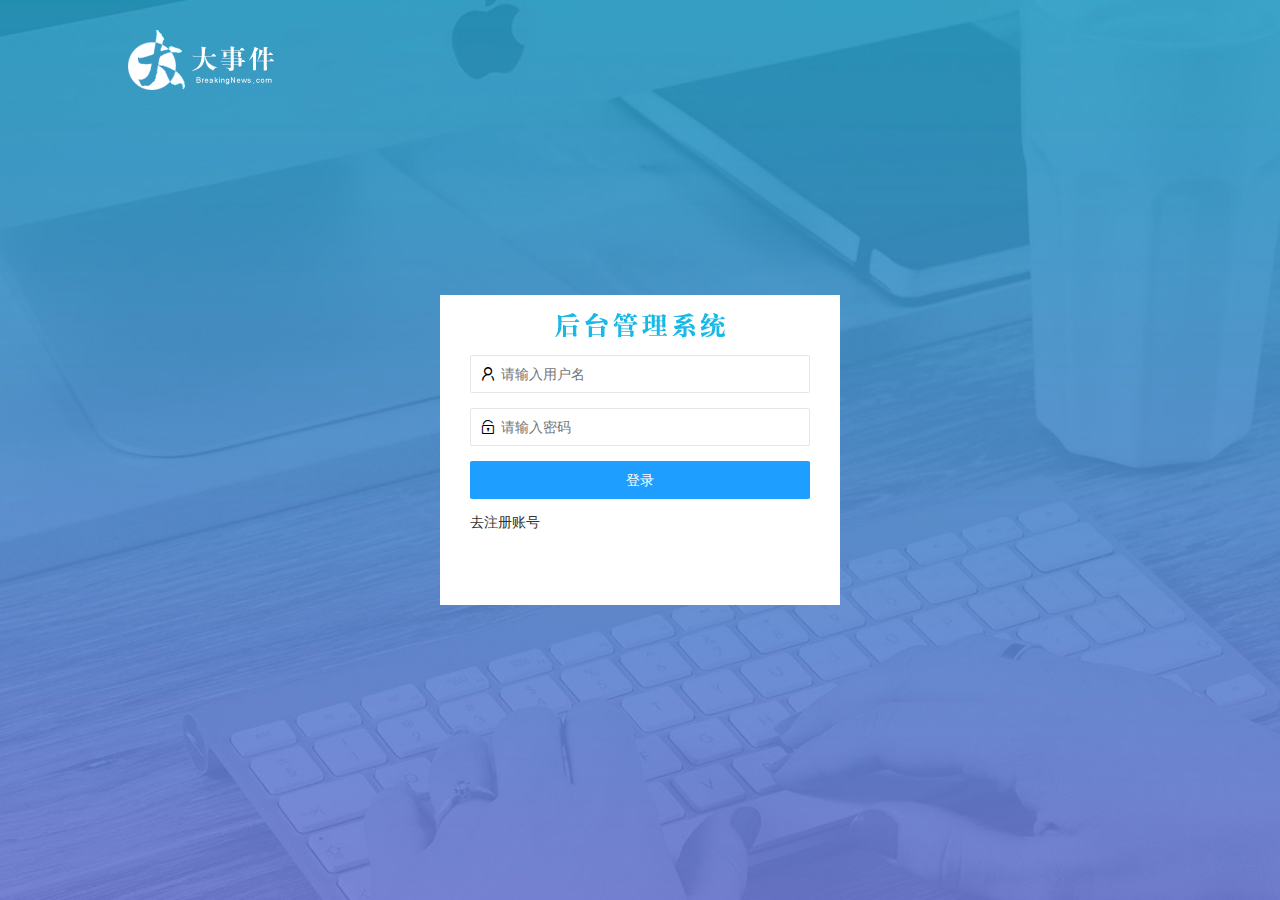
<file: login.html>
<!DOCTYPE html>
<html lang="en">

<head>
    <meta charset="UTF-8">
    <meta http-equiv="X-UA-Compatible" content="IE=edge">
    <meta name="viewport" content="width=device-width, initial-scale=1.0">
    <title>登录&注册</title>
    <link rel="stylesheet" href="assets/lib/layui/css/layui.css">
    <!-- 自定义css -->
    <link rel="stylesheet" href="assets/css/login.css">
</head>

<body>
    <!-- 头部LOGO区域 -->
    <div class="logo">
        <img src="assets/images/logo.png" alt="">
    </div>
    <!-- 登录注册区域 -->

    <div class="logginAndRegBox">
        <div class="title-box"></div>
        <!-- 登录的div -->
        <div class="login-box">
            <form class="layui-form" action="" id="form_login">
                <!-- 用户名 -->
                <div class="layui-form-item">
                    <i class="layui-icon layui-icon-username"></i>
                    <input type="text" name="username" required lay-verify="required" placeholder="请输入用户名"
                        autocomplete="off" class="layui-input">
                </div>
                <!-- 密码 -->
                <div class="layui-form-item">
                    <i class="layui-icon layui-icon-password"></i>
                    <input type="password" name="password" required lay-verify="required|regpwd" placeholder="请输入密码"
                        autocomplete="off" class="layui-input">
                </div>
                <!-- 登录按钮 -->
                <div class="layui-form-item">
                    <button lay-submit class="layui-btn layui-btn-normal layui-btn-fluid">登录</button>
                </div>
                <a href="###" id="link_reg">去注册账号</a>
            </form>

        </div>
        <!-- 注册的div -->
        <div class="reg-box">
            <form class="layui-form" action="" id="form_reg">
                <!-- 用户名 -->
                <div class="layui-form-item">
                    <i class="layui-icon layui-icon-username"></i>
                    <input type="text" name="username" required lay-verify="required" placeholder="请输入用户名"
                        autocomplete="off" class="layui-input">
                </div>
                <!-- 密码 -->
                <div class="layui-form-item">
                    <i class="layui-icon layui-icon-password"></i>
                    <input type="password" name="password" required lay-verify="required|regpwd" placeholder="请输入密码"
                        autocomplete="off" class="layui-input" id="password">
                </div>
                  <!-- 再次输入密码 -->     
                  <div class="layui-form-item">
                    <i class="layui-icon layui-icon-password"></i>
                    <input type="password" name="repassword" required lay-verify="required|username" placeholder="请再次输入密码"
                        autocomplete="off" class="layui-input">
                </div>
                <!-- 登录按钮 -->
                <div class="layui-form-item">
                    <button lay-submit class="layui-btn layui-btn-normal layui-btn-fluid">注册</button>
                </div>
                <a href="###" id="link_login">去登录</a>
            </form>
        </div>
    </div>
</body>
<!-- 导入支持 layui 的 js 文件 -->
<script src="assets/lib/layui/layui.all.js"></script>
<!--  -->
<script src="assets/js/baseAPI.js"></script>
<!-- 导入jquery -->
<script src="assets/lib/jquery.js"></script>
<!-- 导入自定义js -->
<script src="assets/js/login.js"></script>

</html>
</file>
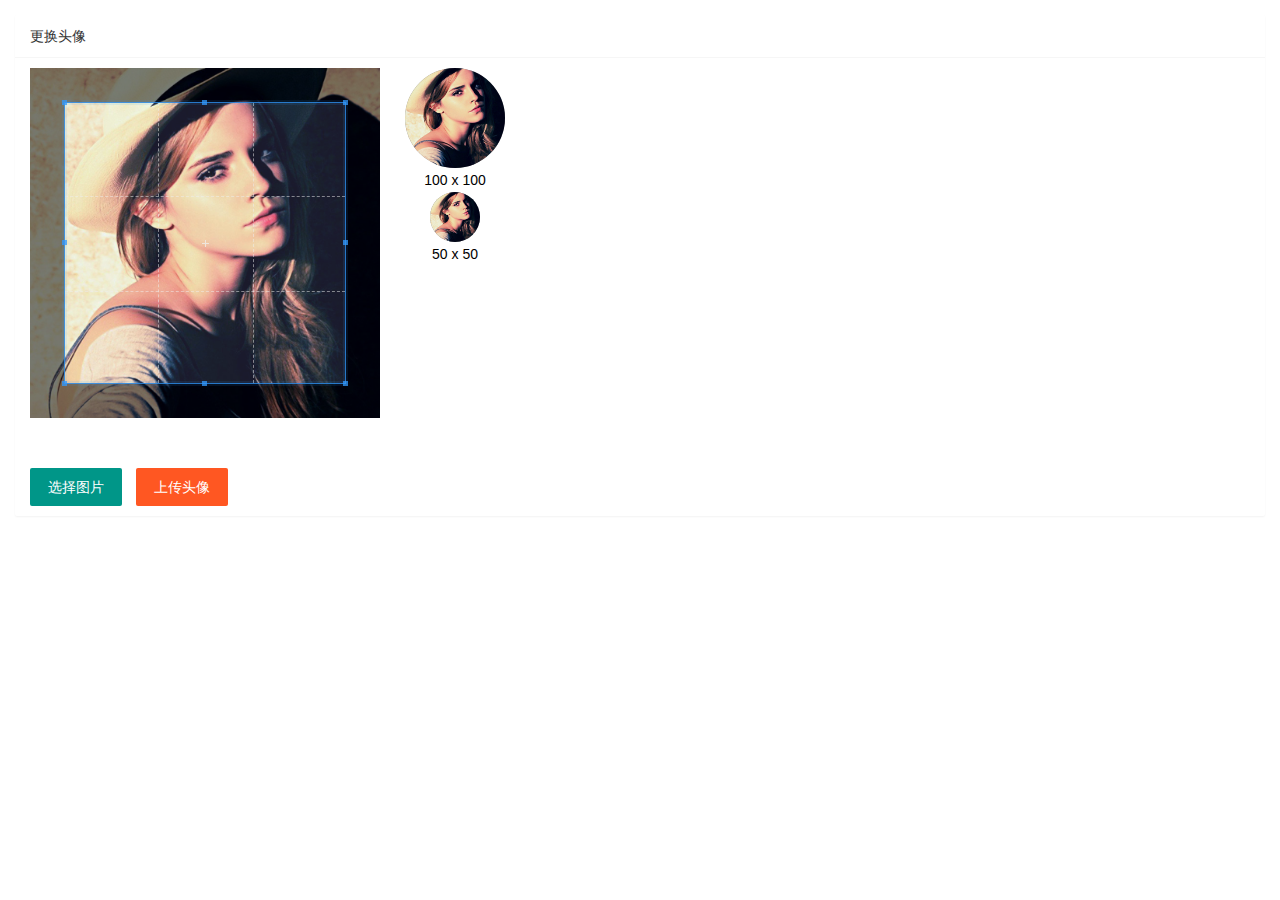
<file: conter/conter_avatar.html>
<!DOCTYPE html>
<html lang="en">

<head>
    <meta charset="UTF-8">
    <meta http-equiv="X-UA-Compatible" content="IE=edge">
    <meta name="viewport" content="width=device-width, initial-scale=1.0">
    <title>Document</title>
    <!-- 导入layui 的样式 -->
    <link rel="stylesheet" href="../assets/lib/layui/css/layui.css">
    <!-- 导入cropper -->
    <link rel="stylesheet" href="../assets/lib/cropper/cropper.css">
    <link rel="stylesheet" href="../assets/css/conter_avatar.css">
</head>

<body>
    <div class="layui-card">
        <div class="layui-card-header">更换头像</div>
        <div class="layui-card-body">
            <!-- 图片区域 -->
            <div class="row1">
                <!-- 图片裁剪区域 -->
                <div class="cropper-box">
                    <!-- 这是初始化裁剪区 -->
                    <img src="../assets/images/sample.jpg" id="image">

                </div>
                <!-- 图片预览区域 -->
                <div class="preview-box">
                    <!-- 100*100 -->
                    <div>
                        <div class="img-preview w100"></div>
                        <p class="size">100 x 100</p>
                    </div>
                     <!-- 50*50 -->
                     <div>
                        <div class="img-preview w50"></div>
                        <p class="size">50 x 50</p>
                    </div>
                </div>
            </div>
            <!-- 第一行按钮区域 -->
            <div class="row2">
                <input type="file" id="file" accept="image/png,image/jpg,image/jpeg">
                <button type="button" id="selectImg" class="layui-btn">选择图片</button>
                <button type="button" class="layui-btn  layui-btn-danger" id="btnUPload">上传头像</button>
            </div>

        </div>
    </div>
</body>
<!-- 导入支持 layui 的 js 文件 -->
<script src="../assets/lib/layui/layui.all.js"></script>
<!-- 导入JavaScript -->
<script src="../assets/lib/jquery.js"></script>
<!-- cropper -->
<script src="../assets/lib/cropper/Cropper.js"></script>
<script src="../assets/lib/cropper/jquery-cropper.js"></script>
<!-- 导入 baseAPI -->
<script src="../assets/js/baseAPI.js"></script>
<!-- 导入 conter.js -->
<script src="../assets/js/conter_avatar.js"></script>

</html>
</file>
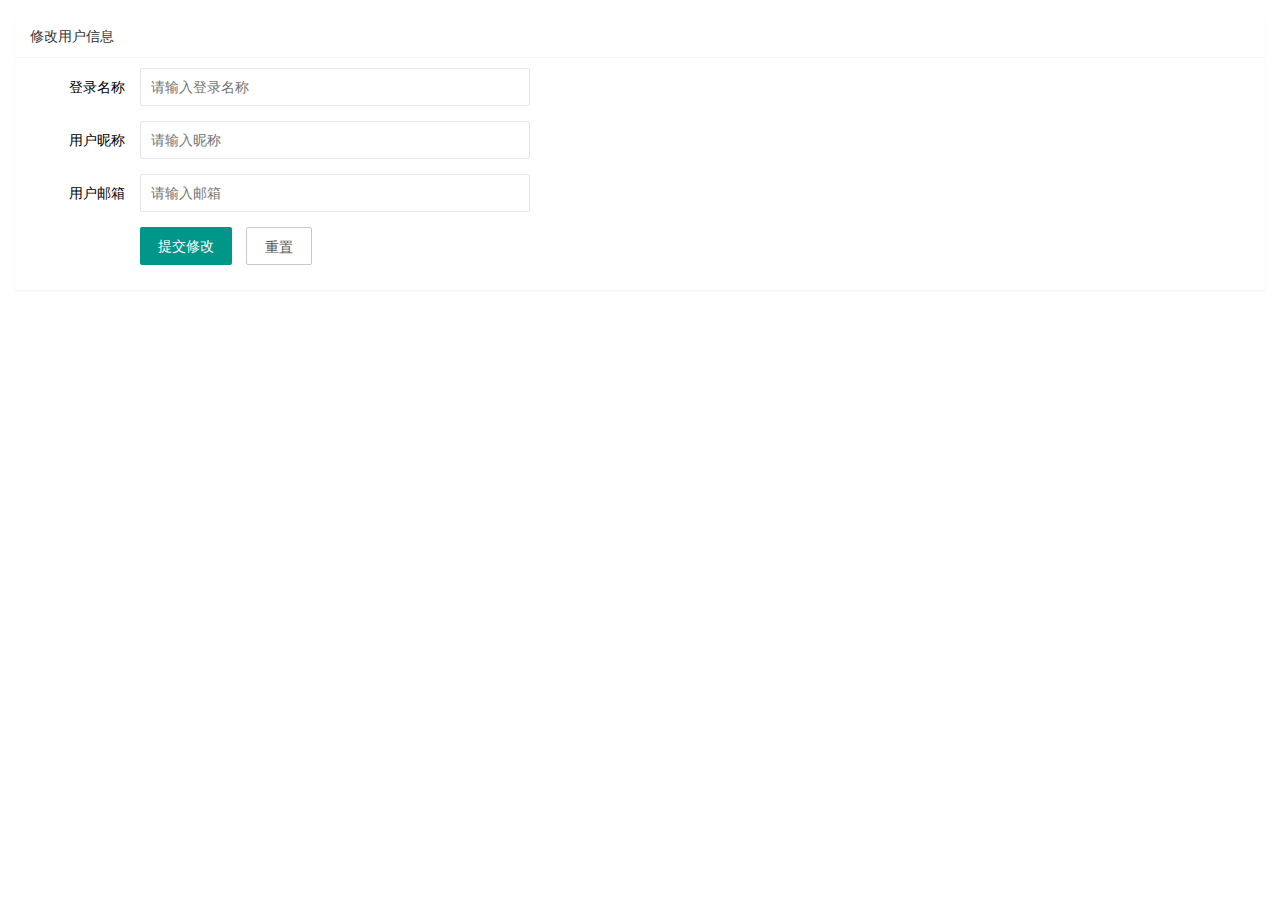
<file: conter/conter_info.html>
<!DOCTYPE html>
<html lang="en">

<head>
    <meta charset="UTF-8">
    <meta http-equiv="X-UA-Compatible" content="IE=edge">
    <meta name="viewport" content="width=device-width, initial-scale=1.0">
    <title>Document</title>
    <!-- 导入layui 的样式 -->
    <link rel="stylesheet" href="../assets/lib/layui/css/layui.css">
    <link rel="stylesheet" href="../assets/css/conter_info.css">
</head>

<body>
    <div class="layui-card">
        <div class="layui-card-header">修改用户信息</div>
        <div class="layui-card-body">
            <form class="layui-form" lay-filter="getUserIofo">
                <!-- 这里是隐藏域 存id -->
                <input type="hidden" name="id">
                <div class="layui-form-item">
                    <label class="layui-form-label">登录名称</label>
                    <div class="layui-input-block">
                        <input type="text" name="username" required lay-verify="required" placeholder="请输入登录名称"
                            autocomplete="off" class="layui-input">
                    </div>
                </div>
                <div class="layui-form-item">
                    <label class="layui-form-label">用户昵称</label>
                    <div class="layui-input-block">
                        <input type="text" name="nickname" required lay-verify="required|nickname" placeholder="请输入昵称"
                            autocomplete="off" class="layui-input">
                    </div>
                </div>
                <div class="layui-form-item">
                    <label class="layui-form-label">用户邮箱</label>
                    <div class="layui-input-block">
                        <input type="text" name="email" required lay-verify="required|email" placeholder="请输入邮箱"
                            autocomplete="off" class="layui-input">
                    </div>
                </div>
                <div class="layui-form-item">
                    <div class="layui-input-block">
                        <button class="layui-btn" lay-submit lay-filter="formDemo">提交修改</button>
                        <button type="reset" class="layui-btn layui-btn-primary" id="reset">重置</button>
                    </div>
                </div>
            </form>
        </div>
    </div>
</body>
<!-- 导入支持 layui 的 js 文件 -->
<script src="../assets/lib/layui/layui.all.js"></script>
<!-- 导入JavaScript -->
<script src="../assets/lib/jquery.js"></script>
<!-- 导入 baseAPI -->
<script src="../assets/js/baseAPI.js"></script>
<!-- 导入 conter.js -->
<script src="../assets/js/conter.js"></script>

</html>
</file>
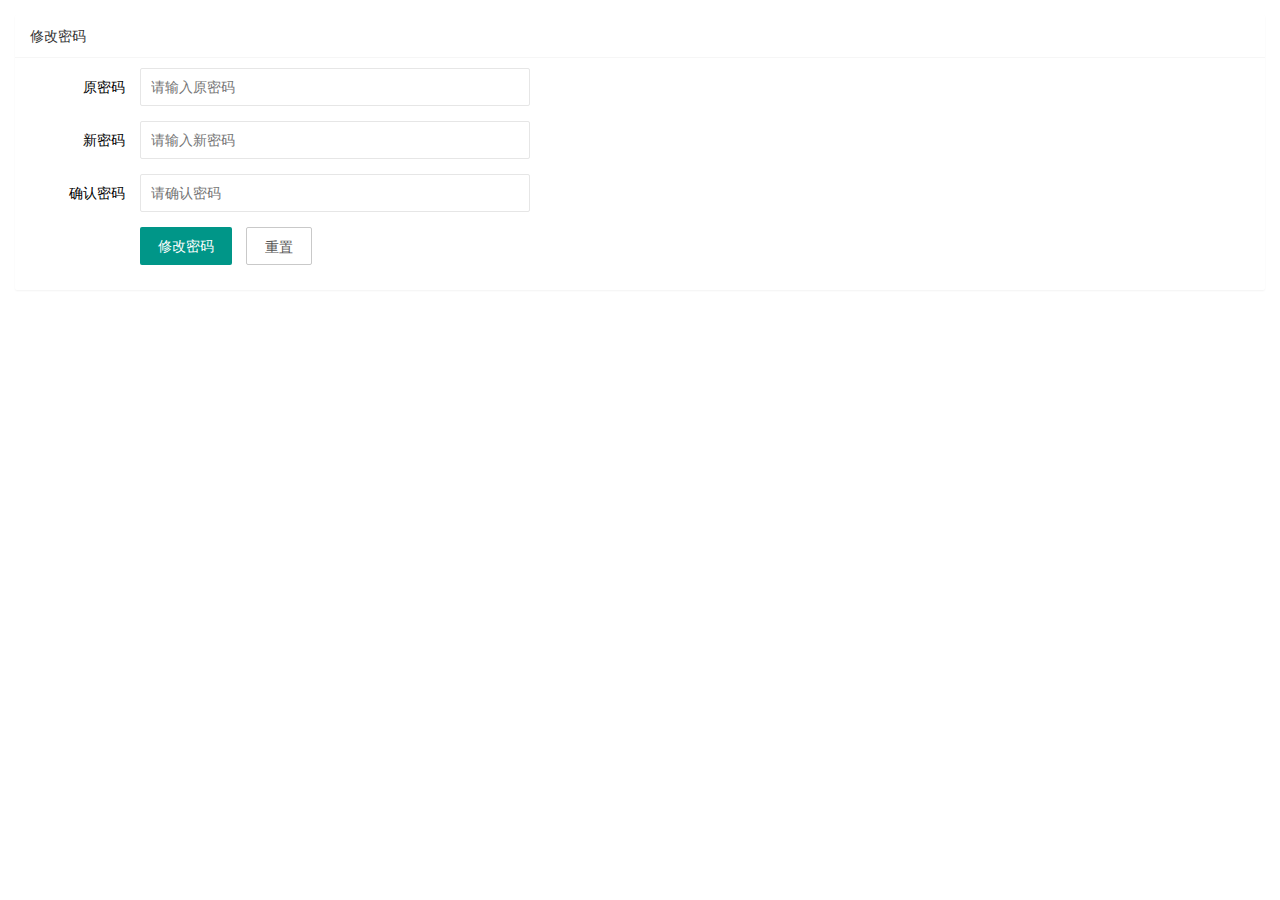
<file: conter/conter_pwd.html>
<!DOCTYPE html>
<html lang="en">

<head>
    <meta charset="UTF-8">
    <meta http-equiv="X-UA-Compatible" content="IE=edge">
    <meta name="viewport" content="width=device-width, initial-scale=1.0">
    <title>Document</title>
    <!-- 导入layui 的样式 -->
    <link rel="stylesheet" href="../assets/lib/layui/css/layui.css">
    <link rel="stylesheet" href="../assets/css/conter_pwd.css">
</head>

<body>
    <div class="layui-card">
        <div class="layui-card-header">修改密码</div>
        <div class="layui-card-body">
            <form class="layui-form" lay-filter="getUserIofo">
              
                <div class="layui-form-item">
                    <label class="layui-form-label">原密码</label>
                    <div class="layui-input-block">
                        <input type="password" name="old_pwd" required lay-verify="required|regpwd" placeholder="请输入原密码"
                            autocomplete="off" id="old"  class="layui-input">
                    </div>
                </div>
                <div class="layui-form-item">
                    <label class="layui-form-label">新密码</label>
                    <div class="layui-input-block">
                        <input type="password" name="new_pwd" required lay-verify="required|regpwd|userpwd" placeholder="请输入新密码"
                            autocomplete="off" 
                            id="password" class="layui-input">
                    </div>
                </div>
                <div class="layui-form-item">
                    <label class="layui-form-label">确认密码</label>
                    <div class="layui-input-block">
                        <input type="password" name="re_pwd" required lay-verify="require|samepwd" placeholder="请确认密码"
                            autocomplete="off" class="layui-input">
                    </div>
                </div>
                <div class="layui-form-item">
                    <div class="layui-input-block">
                        <button class="layui-btn" lay-submit lay-filter="formDemo">修改密码</button>
                        <button type="reset" class="layui-btn layui-btn-primary" id="reset">重置</button>
                    </div>
                </div>
            </form>
        </div>
    </div>
</body>
<!-- 导入支持 layui 的 js 文件 -->
<script src="../assets/lib/layui/layui.all.js"></script>
<!-- 导入JavaScript -->
<script src="../assets/lib/jquery.js"></script>
<!-- 导入 baseAPI -->
<script src="../assets/js/baseAPI.js"></script>
<!-- 导入 conter.js -->
<script src="../assets/js/conter_pwd.js"></script>

</html>
</file>
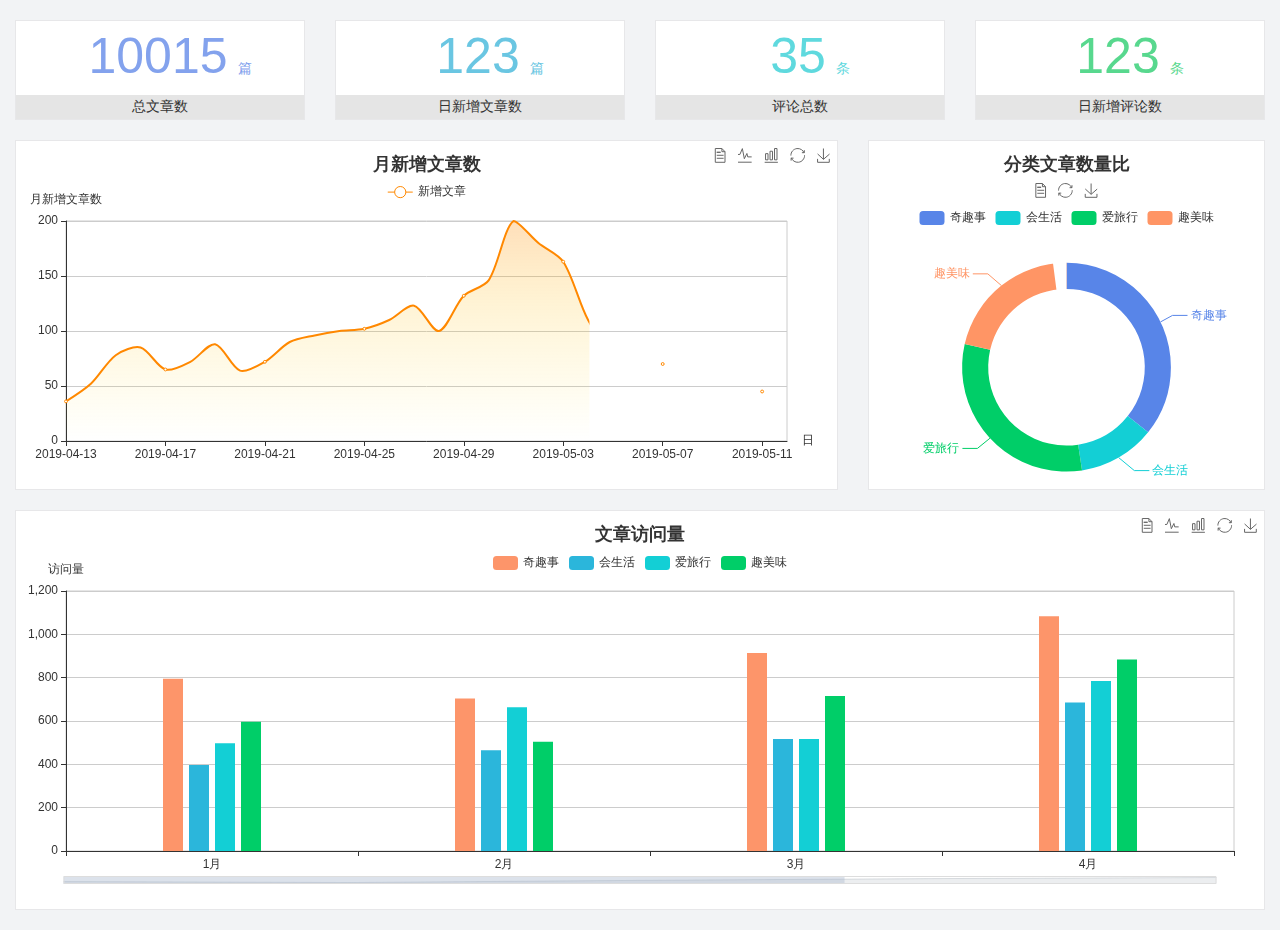
<file: home/dashboard.html>
<!DOCTYPE html>
<html lang="en">

<head>
  <meta charset="UTF-8">
  <meta name="viewport" content="width=device-width, initial-scale=1.0">
  <meta http-equiv="X-UA-Compatible" content="ie=edge">
  <title>图表统计</title>
  <link rel="stylesheet" href="../../assets/lib/bootstrap.css" />
  <link rel="stylesheet" href="../../assets/lib/main.css" />
  <script src="../../assets/lib/jquery.js"></script>
  <script type="text/javascript" src="../../assets/lib/echarts.min.js"></script>
</head>

<body>
  <div class="container-fluid">
    <div class="row spannel_list">
      <div class="col-sm-3 col-xs-6">
        <div class="spannel">
          <em>10015</em><span>篇</span>
          <b>总文章数</b>
        </div>
      </div>
      <div class="col-sm-3 col-xs-6">
        <div class="spannel scolor01">
          <em>123</em><span>篇</span>
          <b>日新增文章数</b>
        </div>
      </div>
      <div class="col-sm-3 col-xs-6">
        <div class="spannel scolor02">
          <em>35</em><span>条</span>
          <b>评论总数</b>
        </div>
      </div>
      <div class="col-sm-3 col-xs-6">
        <div class="spannel scolor03">
          <em>123</em><span>条</span>
          <b>日新增评论数</b>
        </div>
      </div>
    </div>
  </div>

  <div class="container-fluid">
    <div class="row curve-pie">
      <div class="col-lg-8 col-md-8">
        <div class="gragh_pannel" id="curve_show"></div>
      </div>
      <div class="col-lg-4 col-md-4">
        <div class="gragh_pannel" id="pie_show"></div>
      </div>
    </div>
  </div>

  <div class="container-fluid">
    <div class="column_pannel" id="column_show"></div>
  </div>

  <script>
    var oChart = echarts.init(document.getElementById('curve_show'));
    var aList_all = [
      { 'count': 36, 'date': '2019-04-13' },
      { 'count': 52, 'date': '2019-04-14' },
      { 'count': 78, 'date': '2019-04-15' },
      { 'count': 85, 'date': '2019-04-16' },
      { 'count': 65, 'date': '2019-04-17' },
      { 'count': 72, 'date': '2019-04-18' },
      { 'count': 88, 'date': '2019-04-19' },
      { 'count': 64, 'date': '2019-04-20' },
      { 'count': 72, 'date': '2019-04-21' },
      { 'count': 90, 'date': '2019-04-22' },
      { 'count': 96, 'date': '2019-04-23' },
      { 'count': 100, 'date': '2019-04-24' },
      { 'count': 102, 'date': '2019-04-25' },
      { 'count': 110, 'date': '2019-04-26' },
      { 'count': 123, 'date': '2019-04-27' },
      { 'count': 100, 'date': '2019-04-28' },
      { 'count': 132, 'date': '2019-04-29' },
      { 'count': 146, 'date': '2019-04-30' },
      { 'count': 200, 'date': '2019-05-01' },
      { 'count': 180, 'date': '2019-05-02' },
      { 'count': 163, 'date': '2019-05-03' },
      { 'count': 110, 'date': '2019-05-04' },
      { 'count': 80, 'date': '2019-05-05' },
      { 'count': 82, 'date': '2019-05-06' },
      { 'count': 70, 'date': '2019-05-07' },
      { 'count': 65, 'date': '2019-05-08' },
      { 'count': 54, 'date': '2019-05-09' },
      { 'count': 40, 'date': '2019-05-10' },
      { 'count': 45, 'date': '2019-05-11' },
      { 'count': 38, 'date': '2019-05-12' },
    ];

    let aCount = [];
    let aDate = [];

    for (var i = 0; i < aList_all.length; i++) {
      aCount.push(aList_all[i].count);
      aDate.push(aList_all[i].date);
    }

    var chartopt = {
      title: {
        text: '月新增文章数',
        left: 'center',
        top: '10'
      },
      tooltip: {
        trigger: 'axis'
      },
      legend: {
        data: ['新增文章'],
        top: '40'
      },
      toolbox: {
        show: true,
        feature: {
          mark: { show: true },
          dataView: { show: true, readOnly: false },
          magicType: { show: true, type: ['line', 'bar'] },
          restore: { show: true },
          saveAsImage: { show: true }
        }
      },
      calculable: true,
      xAxis: [
        {
          name: '日',
          type: 'category',
          boundaryGap: false,
          data: aDate
        }
      ],
      yAxis: [
        {
          name: '月新增文章数',
          type: 'value'
        }
      ],
      series: [
        {
          name: '新增文章',
          type: 'line',
          smooth: true,
          itemStyle: { normal: { areaStyle: { type: 'default' }, color: '#f80' }, lineStyle: { color: '#f80' } },
          data: aCount
        }],
      areaStyle: {
        normal: {
          color: new echarts.graphic.LinearGradient(0, 0, 0, 1, [{
            offset: 0,
            color: 'rgba(255,136,0,0.39)'
          }, {
            offset: .34,
            color: 'rgba(255,180,0,0.25)'
          }, {
            offset: 1,
            color: 'rgba(255,222,0,0.00)'
          }])

        }
      },
      grid: {
        show: true,
        x: 50,
        x2: 50,
        y: 80,
        height: 220
      }
    };

    oChart.setOption(chartopt);


    var oPie = echarts.init(document.getElementById('pie_show'));
    var oPieopt =
    {
      title: {
        top: 10,
        text: '分类文章数量比',
        x: 'center'
      },
      tooltip: {
        trigger: 'item',
        formatter: "{a} <br/>{b} : {c} ({d}%)"
      },
      color: ['#5885e8', '#13cfd5', '#00ce68', '#ff9565'],
      legend: {
        x: 'center',
        top: 65,
        data: ['奇趣事', '会生活', '爱旅行', '趣美味']
      },
      toolbox: {
        show: true,
        x: 'center',
        top: 35,
        feature: {
          mark: { show: true },
          dataView: { show: true, readOnly: false },
          magicType: {
            show: true,
            type: ['pie', 'funnel'],
            option: {
              funnel: {
                x: '25%',
                width: '50%',
                funnelAlign: 'left',
                max: 1548
              }
            }
          },
          restore: { show: true },
          saveAsImage: { show: true }
        }
      },
      calculable: true,
      series: [
        {
          name: '访问来源',
          type: 'pie',
          radius: ['45%', '60%'],
          center: ['50%', '65%'],
          data: [
            { value: 300, name: '奇趣事' },
            { value: 100, name: '会生活' },
            { value: 260, name: '爱旅行' },
            { value: 180, name: '趣美味' }
          ]
        }
      ]
    };
    oPie.setOption(oPieopt);



    var oColumn = this.echarts.init(document.getElementById('column_show'));
    var oColumnopt =
    {
      title: {
        text: '文章访问量',
        left: 'center',
        top: '10'
      },
      tooltip: {
        trigger: 'axis'
      },
      legend: {
        data: ['奇趣事', '会生活', '爱旅行', '趣美味'],
        top: '40'
      },
      toolbox: {
        show: true,
        feature: {
          mark: { show: true },
          dataView: { show: true, readOnly: false },
          magicType: { show: true, type: ['line', 'bar'] },
          restore: { show: true },
          saveAsImage: { show: true }
        }
      },
      calculable: true,
      xAxis: [
        {
          type: 'category',
          data: ['1月', '2月', '3月', '4月', '5月']
        }
      ],
      yAxis: [
        {
          name: '访问量',
          type: 'value'
        }
      ],
      series: [
        {
          name: '奇趣事',
          type: 'bar',
          barWidth: 20,
          itemStyle: {
            normal: { areaStyle: { type: 'default' }, color: '#fd956a' }
          },
          data: [800, 708, 920, 1090, 1200]
        },
        {
          name: '会生活',
          type: 'bar',
          barWidth: 20,
          itemStyle: {
            normal: { areaStyle: { type: 'default' }, color: '#2bb6db' }
          },
          data: [400, 468, 520, 690, 800]
        },
        {
          name: '爱旅行',
          type: 'bar',
          barWidth: 20,
          itemStyle: {
            normal: { areaStyle: { type: 'default' }, color: '#13cfd5' }
          },
          data: [500, 668, 520, 790, 900]
        },
        {
          name: '趣美味',
          type: 'bar',
          barWidth: 20,
          itemStyle: {
            normal: { areaStyle: { type: 'default' }, color: '#00ce68' }
          },
          data: [600, 508, 720, 890, 1000]
        }
      ],
      grid: {
        show: true,
        x: 50,
        x2: 30,
        y: 80,
        height: 260
      },
      dataZoom: [//给x轴设置滚动条
        {
          start: 0,//默认为0
          end: 100 - 1000 / 31,//默认为100
          type: 'slider',
          show: true,
          xAxisIndex: [0],
          handleSize: 0,//滑动条的 左右2个滑动条的大小
          height: 8,//组件高度
          left: 45, //左边的距离
          right: 50,//右边的距离
          bottom: 26,//右边的距离
          handleColor: '#ddd',//h滑动图标的颜色
          handleStyle: {
            borderColor: "#cacaca",
            borderWidth: "1",
            shadowBlur: 2,
            background: "#ddd",
            shadowColor: "#ddd",
          }
        }]
    };
    oColumn.setOption(oColumnopt);
  </script>
</body>

</html>
</file>
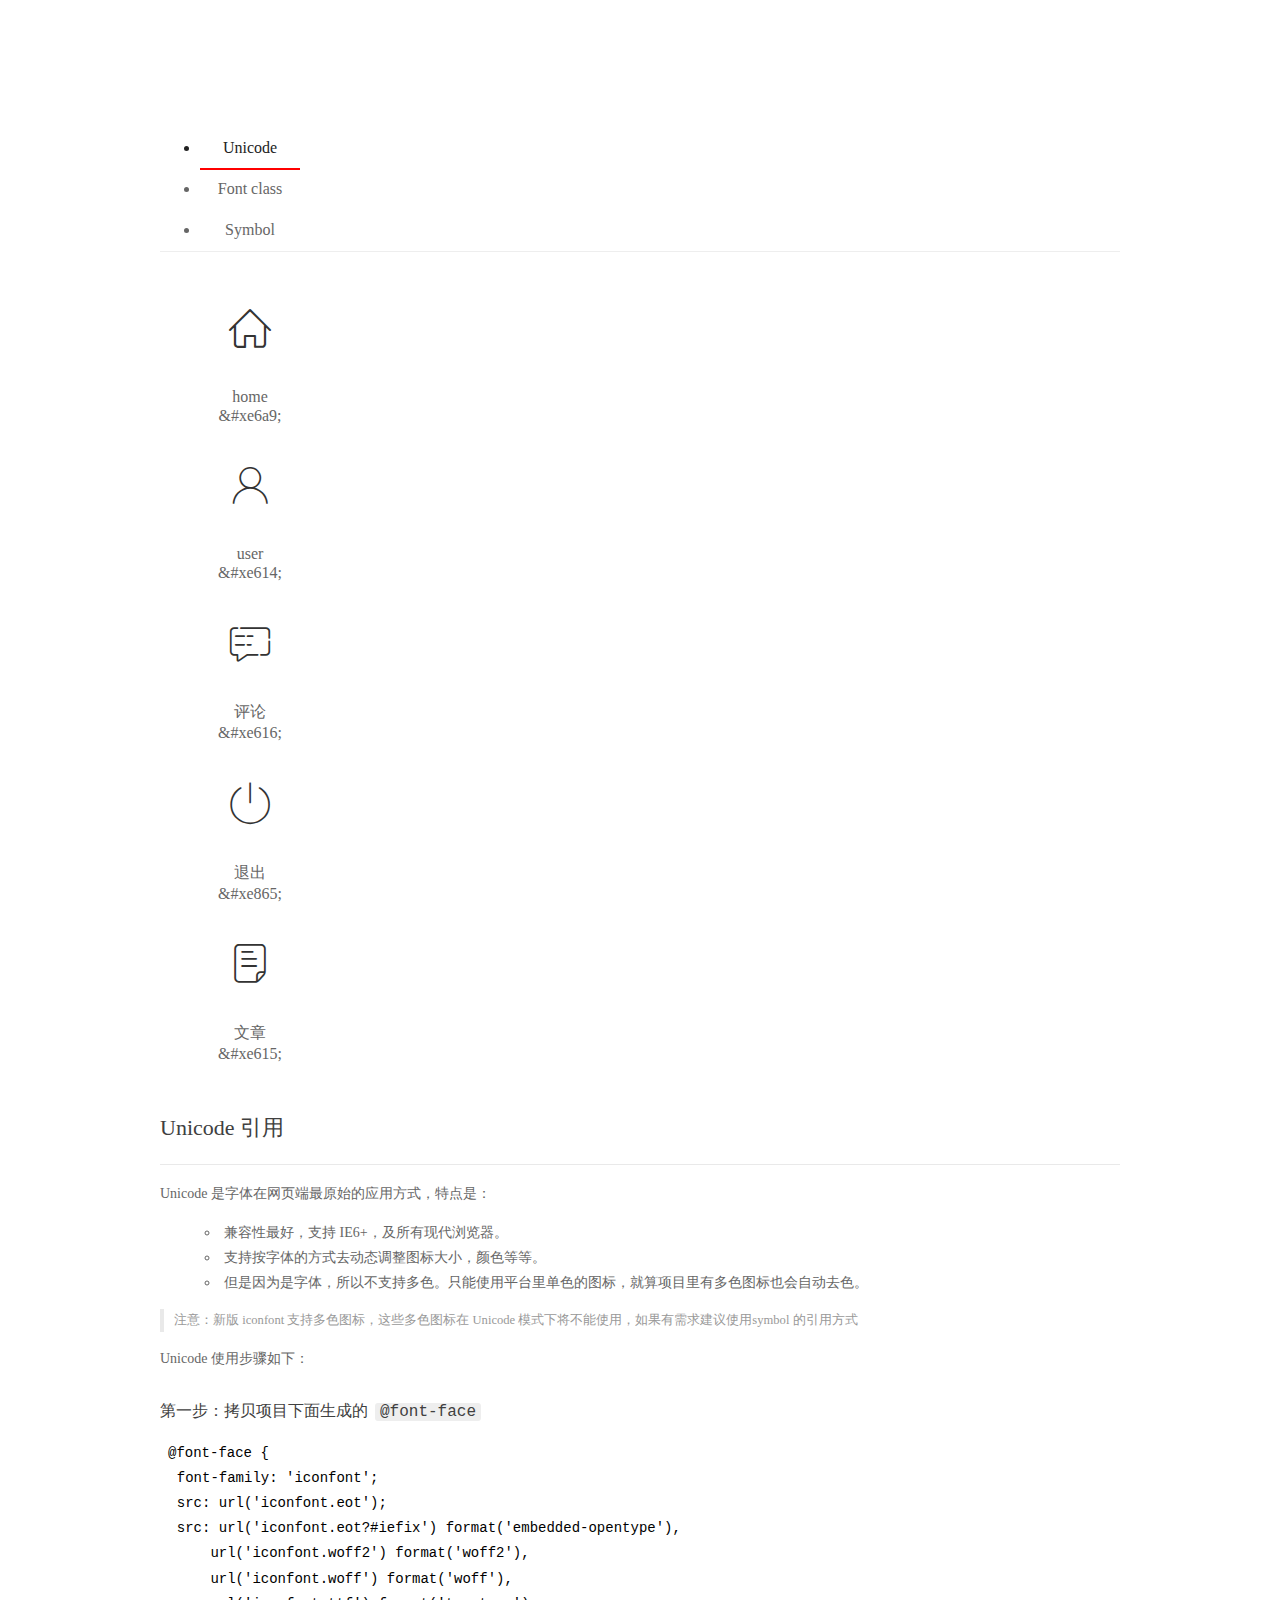
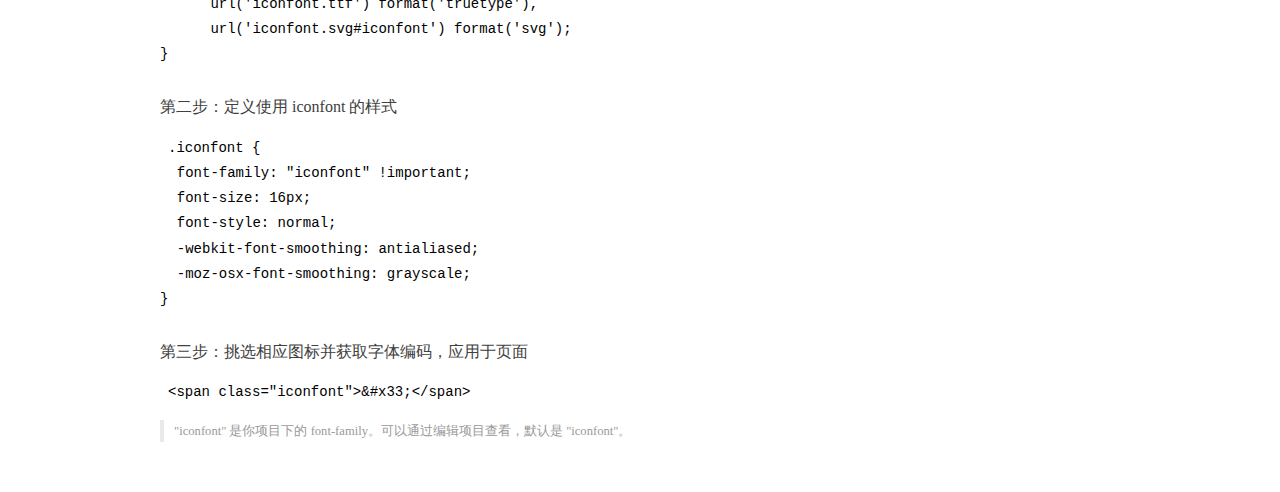
<file: assets/fonts/demo_index.html>
<!DOCTYPE html>
<html>
<head>
  <meta charset="utf-8"/>
  <title>IconFont Demo</title>
  <link rel="shortcut icon" href="https://gtms04.alicdn.com/tps/i4/TB1_oz6GVXXXXaFXpXXJDFnIXXX-64-64.ico" type="image/x-icon"/>
  <link rel="stylesheet" href="https://g.alicdn.com/thx/cube/1.3.2/cube.min.css">
  <link rel="stylesheet" href="demo.css">
  <link rel="stylesheet" href="iconfont.css">
  <script src="iconfont.js"></script>
  <!-- jQuery -->
  <script src="https://a1.alicdn.com/oss/uploads/2018/12/26/7bfddb60-08e8-11e9-9b04-53e73bb6408b.js"></script>
  <!-- 代码高亮 -->
  <script src="https://a1.alicdn.com/oss/uploads/2018/12/26/a3f714d0-08e6-11e9-8a15-ebf944d7534c.js"></script>
</head>
<body>
  <div class="main">
    <h1 class="logo"><a href="https://www.iconfont.cn/" title="iconfont 首页" target="_blank">&#xe86b;</a></h1>
    <div class="nav-tabs">
      <ul id="tabs" class="dib-box">
        <li class="dib active"><span>Unicode</span></li>
        <li class="dib"><span>Font class</span></li>
        <li class="dib"><span>Symbol</span></li>
      </ul>
      
    </div>
    <div class="tab-container">
      <div class="content unicode" style="display: block;">
          <ul class="icon_lists dib-box">
          
            <li class="dib">
              <span class="icon iconfont">&#xe6a9;</span>
                <div class="name">home</div>
                <div class="code-name">&amp;#xe6a9;</div>
              </li>
          
            <li class="dib">
              <span class="icon iconfont">&#xe614;</span>
                <div class="name">user</div>
                <div class="code-name">&amp;#xe614;</div>
              </li>
          
            <li class="dib">
              <span class="icon iconfont">&#xe616;</span>
                <div class="name">评论</div>
                <div class="code-name">&amp;#xe616;</div>
              </li>
          
            <li class="dib">
              <span class="icon iconfont">&#xe865;</span>
                <div class="name">退出</div>
                <div class="code-name">&amp;#xe865;</div>
              </li>
          
            <li class="dib">
              <span class="icon iconfont">&#xe615;</span>
                <div class="name">文章</div>
                <div class="code-name">&amp;#xe615;</div>
              </li>
          
          </ul>
          <div class="article markdown">
          <h2 id="unicode-">Unicode 引用</h2>
          <hr>

          <p>Unicode 是字体在网页端最原始的应用方式，特点是：</p>
          <ul>
            <li>兼容性最好，支持 IE6+，及所有现代浏览器。</li>
            <li>支持按字体的方式去动态调整图标大小，颜色等等。</li>
            <li>但是因为是字体，所以不支持多色。只能使用平台里单色的图标，就算项目里有多色图标也会自动去色。</li>
          </ul>
          <blockquote>
            <p>注意：新版 iconfont 支持多色图标，这些多色图标在 Unicode 模式下将不能使用，如果有需求建议使用symbol 的引用方式</p>
          </blockquote>
          <p>Unicode 使用步骤如下：</p>
          <h3 id="-font-face">第一步：拷贝项目下面生成的 <code>@font-face</code></h3>
<pre><code class="language-css"
>@font-face {
  font-family: 'iconfont';
  src: url('iconfont.eot');
  src: url('iconfont.eot?#iefix') format('embedded-opentype'),
      url('iconfont.woff2') format('woff2'),
      url('iconfont.woff') format('woff'),
      url('iconfont.ttf') format('truetype'),
      url('iconfont.svg#iconfont') format('svg');
}
</code></pre>
          <h3 id="-iconfont-">第二步：定义使用 iconfont 的样式</h3>
<pre><code class="language-css"
>.iconfont {
  font-family: "iconfont" !important;
  font-size: 16px;
  font-style: normal;
  -webkit-font-smoothing: antialiased;
  -moz-osx-font-smoothing: grayscale;
}
</code></pre>
          <h3 id="-">第三步：挑选相应图标并获取字体编码，应用于页面</h3>
<pre>
<code class="language-html"
>&lt;span class="iconfont"&gt;&amp;#x33;&lt;/span&gt;
</code></pre>
          <blockquote>
            <p>"iconfont" 是你项目下的 font-family。可以通过编辑项目查看，默认是 "iconfont"。</p>
          </blockquote>
          </div>
      </div>
      <div class="content font-class">
        <ul class="icon_lists dib-box">
          
          <li class="dib">
            <span class="icon iconfont icon-home"></span>
            <div class="name">
              home
            </div>
            <div class="code-name">.icon-home
            </div>
          </li>
          
          <li class="dib">
            <span class="icon iconfont icon-user"></span>
            <div class="name">
              user
            </div>
            <div class="code-name">.icon-user
            </div>
          </li>
          
          <li class="dib">
            <span class="icon iconfont icon-pinglun"></span>
            <div class="name">
              评论
            </div>
            <div class="code-name">.icon-pinglun
            </div>
          </li>
          
          <li class="dib">
            <span class="icon iconfont icon-tuichu"></span>
            <div class="name">
              退出
            </div>
            <div class="code-name">.icon-tuichu
            </div>
          </li>
          
          <li class="dib">
            <span class="icon iconfont icon-16"></span>
            <div class="name">
              文章
            </div>
            <div class="code-name">.icon-16
            </div>
          </li>
          
        </ul>
        <div class="article markdown">
        <h2 id="font-class-">font-class 引用</h2>
        <hr>

        <p>font-class 是 Unicode 使用方式的一种变种，主要是解决 Unicode 书写不直观，语意不明确的问题。</p>
        <p>与 Unicode 使用方式相比，具有如下特点：</p>
        <ul>
          <li>兼容性良好，支持 IE8+，及所有现代浏览器。</li>
          <li>相比于 Unicode 语意明确，书写更直观。可以很容易分辨这个 icon 是什么。</li>
          <li>因为使用 class 来定义图标，所以当要替换图标时，只需要修改 class 里面的 Unicode 引用。</li>
          <li>不过因为本质上还是使用的字体，所以多色图标还是不支持的。</li>
        </ul>
        <p>使用步骤如下：</p>
        <h3 id="-fontclass-">第一步：引入项目下面生成的 fontclass 代码：</h3>
<pre><code class="language-html">&lt;link rel="stylesheet" href="./iconfont.css"&gt;
</code></pre>
        <h3 id="-">第二步：挑选相应图标并获取类名，应用于页面：</h3>
<pre><code class="language-html">&lt;span class="iconfont icon-xxx"&gt;&lt;/span&gt;
</code></pre>
        <blockquote>
          <p>"
            iconfont" 是你项目下的 font-family。可以通过编辑项目查看，默认是 "iconfont"。</p>
        </blockquote>
      </div>
      </div>
      <div class="content symbol">
          <ul class="icon_lists dib-box">
          
            <li class="dib">
                <svg class="icon svg-icon" aria-hidden="true">
                  <use xlink:href="#icon-home"></use>
                </svg>
                <div class="name">home</div>
                <div class="code-name">#icon-home</div>
            </li>
          
            <li class="dib">
                <svg class="icon svg-icon" aria-hidden="true">
                  <use xlink:href="#icon-user"></use>
                </svg>
                <div class="name">user</div>
                <div class="code-name">#icon-user</div>
            </li>
          
            <li class="dib">
                <svg class="icon svg-icon" aria-hidden="true">
                  <use xlink:href="#icon-pinglun"></use>
                </svg>
                <div class="name">评论</div>
                <div class="code-name">#icon-pinglun</div>
            </li>
          
            <li class="dib">
                <svg class="icon svg-icon" aria-hidden="true">
                  <use xlink:href="#icon-tuichu"></use>
                </svg>
                <div class="name">退出</div>
                <div class="code-name">#icon-tuichu</div>
            </li>
          
            <li class="dib">
                <svg class="icon svg-icon" aria-hidden="true">
                  <use xlink:href="#icon-16"></use>
                </svg>
                <div class="name">文章</div>
                <div class="code-name">#icon-16</div>
            </li>
          
          </ul>
          <div class="article markdown">
          <h2 id="symbol-">Symbol 引用</h2>
          <hr>

          <p>这是一种全新的使用方式，应该说这才是未来的主流，也是平台目前推荐的用法。相关介绍可以参考这篇<a href="">文章</a>
            这种用法其实是做了一个 SVG 的集合，与另外两种相比具有如下特点：</p>
          <ul>
            <li>支持多色图标了，不再受单色限制。</li>
            <li>通过一些技巧，支持像字体那样，通过 <code>font-size</code>, <code>color</code> 来调整样式。</li>
            <li>兼容性较差，支持 IE9+，及现代浏览器。</li>
            <li>浏览器渲染 SVG 的性能一般，还不如 png。</li>
          </ul>
          <p>使用步骤如下：</p>
          <h3 id="-symbol-">第一步：引入项目下面生成的 symbol 代码：</h3>
<pre><code class="language-html">&lt;script src="./iconfont.js"&gt;&lt;/script&gt;
</code></pre>
          <h3 id="-css-">第二步：加入通用 CSS 代码（引入一次就行）：</h3>
<pre><code class="language-html">&lt;style&gt;
.icon {
  width: 1em;
  height: 1em;
  vertical-align: -0.15em;
  fill: currentColor;
  overflow: hidden;
}
&lt;/style&gt;
</code></pre>
          <h3 id="-">第三步：挑选相应图标并获取类名，应用于页面：</h3>
<pre><code class="language-html">&lt;svg class="icon" aria-hidden="true"&gt;
  &lt;use xlink:href="#icon-xxx"&gt;&lt;/use&gt;
&lt;/svg&gt;
</code></pre>
          </div>
      </div>

    </div>
  </div>
  <script>
  $(document).ready(function () {
      $('.tab-container .content:first').show()

      $('#tabs li').click(function (e) {
        var tabContent = $('.tab-container .content')
        var index = $(this).index()

        if ($(this).hasClass('active')) {
          return
        } else {
          $('#tabs li').removeClass('active')
          $(this).addClass('active')

          tabContent.hide().eq(index).fadeIn()
        }
      })
    })
  </script>
</body>
</html>
</file>
<file: assets/lib/layui/css/layui.css>
/** layui-v2.5.5 MIT License By https://www.layui.com */
 .layui-inline,img{display:inline-block;vertical-align:middle}h1,h2,h3,h4,h5,h6{font-weight:400}.layui-edge,.layui-header,.layui-inline,.layui-main{position:relative}.layui-body,.layui-edge,.layui-elip{overflow:hidden}.layui-btn,.layui-edge,.layui-inline,img{vertical-align:middle}.layui-btn,.layui-disabled,.layui-icon,.layui-unselect{-moz-user-select:none;-webkit-user-select:none;-ms-user-select:none}.layui-elip,.layui-form-checkbox span,.layui-form-pane .layui-form-label{text-overflow:ellipsis;white-space:nowrap}.layui-breadcrumb,.layui-tree-btnGroup{visibility:hidden}blockquote,body,button,dd,div,dl,dt,form,h1,h2,h3,h4,h5,h6,input,li,ol,p,pre,td,textarea,th,ul{margin:0;padding:0;-webkit-tap-highlight-color:rgba(0,0,0,0)}a:active,a:hover{outline:0}img{border:none}li{list-style:none}table{border-collapse:collapse;border-spacing:0}h4,h5,h6{font-size:100%}button,input,optgroup,option,select,textarea{font-family:inherit;font-size:inherit;font-style:inherit;font-weight:inherit;outline:0}pre{white-space:pre-wrap;white-space:-moz-pre-wrap;white-space:-pre-wrap;white-space:-o-pre-wrap;word-wrap:break-word}body{line-height:24px;font:14px Helvetica Neue,Helvetica,PingFang SC,Tahoma,Arial,sans-serif}hr{height:1px;margin:10px 0;border:0;clear:both}a{color:#333;text-decoration:none}a:hover{color:#777}a cite{font-style:normal;*cursor:pointer}.layui-border-box,.layui-border-box *{box-sizing:border-box}.layui-box,.layui-box *{box-sizing:content-box}.layui-clear{clear:both;*zoom:1}.layui-clear:after{content:'\20';clear:both;*zoom:1;display:block;height:0}.layui-inline{*display:inline;*zoom:1}.layui-edge{display:inline-block;width:0;height:0;border-width:6px;border-style:dashed;border-color:transparent}.layui-edge-top{top:-4px;border-bottom-color:#999;border-bottom-style:solid}.layui-edge-right{border-left-color:#999;border-left-style:solid}.layui-edge-bottom{top:2px;border-top-color:#999;border-top-style:solid}.layui-edge-left{border-right-color:#999;border-right-style:solid}.layui-disabled,.layui-disabled:hover{color:#d2d2d2!important;cursor:not-allowed!important}.layui-circle{border-radius:100%}.layui-show{display:block!important}.layui-hide{display:none!important}@font-face{font-family:layui-icon;src:url(../font/iconfont.eot?v=250);src:url(../font/iconfont.eot?v=250#iefix) format('embedded-opentype'),url(../font/iconfont.woff2?v=250) format('woff2'),url(../font/iconfont.woff?v=250) format('woff'),url(../font/iconfont.ttf?v=250) format('truetype'),url(../font/iconfont.svg?v=250#layui-icon) format('svg')}.layui-icon{font-family:layui-icon!important;font-size:16px;font-style:normal;-webkit-font-smoothing:antialiased;-moz-osx-font-smoothing:grayscale}.layui-icon-reply-fill:before{content:"\e611"}.layui-icon-set-fill:before{content:"\e614"}.layui-icon-menu-fill:before{content:"\e60f"}.layui-icon-search:before{content:"\e615"}.layui-icon-share:before{content:"\e641"}.layui-icon-set-sm:before{content:"\e620"}.layui-icon-engine:before{content:"\e628"}.layui-icon-close:before{content:"\1006"}.layui-icon-close-fill:before{content:"\1007"}.layui-icon-chart-screen:before{content:"\e629"}.layui-icon-star:before{content:"\e600"}.layui-icon-circle-dot:before{content:"\e617"}.layui-icon-chat:before{content:"\e606"}.layui-icon-release:before{content:"\e609"}.layui-icon-list:before{content:"\e60a"}.layui-icon-chart:before{content:"\e62c"}.layui-icon-ok-circle:before{content:"\1005"}.layui-icon-layim-theme:before{content:"\e61b"}.layui-icon-table:before{content:"\e62d"}.layui-icon-right:before{content:"\e602"}.layui-icon-left:before{content:"\e603"}.layui-icon-cart-simple:before{content:"\e698"}.layui-icon-face-cry:before{content:"\e69c"}.layui-icon-face-smile:before{content:"\e6af"}.layui-icon-survey:before{content:"\e6b2"}.layui-icon-tree:before{content:"\e62e"}.layui-icon-upload-circle:before{content:"\e62f"}.layui-icon-add-circle:before{content:"\e61f"}.layui-icon-download-circle:before{content:"\e601"}.layui-icon-templeate-1:before{content:"\e630"}.layui-icon-util:before{content:"\e631"}.layui-icon-face-surprised:before{content:"\e664"}.layui-icon-edit:before{content:"\e642"}.layui-icon-speaker:before{content:"\e645"}.layui-icon-down:before{content:"\e61a"}.layui-icon-file:before{content:"\e621"}.layui-icon-layouts:before{content:"\e632"}.layui-icon-rate-half:before{content:"\e6c9"}.layui-icon-add-circle-fine:before{content:"\e608"}.layui-icon-prev-circle:before{content:"\e633"}.layui-icon-read:before{content:"\e705"}.layui-icon-404:before{content:"\e61c"}.layui-icon-carousel:before{content:"\e634"}.layui-icon-help:before{content:"\e607"}.layui-icon-code-circle:before{content:"\e635"}.layui-icon-water:before{content:"\e636"}.layui-icon-username:before{content:"\e66f"}.layui-icon-find-fill:before{content:"\e670"}.layui-icon-about:before{content:"\e60b"}.layui-icon-location:before{content:"\e715"}.layui-icon-up:before{content:"\e619"}.layui-icon-pause:before{content:"\e651"}.layui-icon-date:before{content:"\e637"}.layui-icon-layim-uploadfile:before{content:"\e61d"}.layui-icon-delete:before{content:"\e640"}.layui-icon-play:before{content:"\e652"}.layui-icon-top:before{content:"\e604"}.layui-icon-friends:before{content:"\e612"}.layui-icon-refresh-3:before{content:"\e9aa"}.layui-icon-ok:before{content:"\e605"}.layui-icon-layer:before{content:"\e638"}.layui-icon-face-smile-fine:before{content:"\e60c"}.layui-icon-dollar:before{content:"\e659"}.layui-icon-group:before{content:"\e613"}.layui-icon-layim-download:before{content:"\e61e"}.layui-icon-picture-fine:before{content:"\e60d"}.layui-icon-link:before{content:"\e64c"}.layui-icon-diamond:before{content:"\e735"}.layui-icon-log:before{content:"\e60e"}.layui-icon-rate-solid:before{content:"\e67a"}.layui-icon-fonts-del:before{content:"\e64f"}.layui-icon-unlink:before{content:"\e64d"}.layui-icon-fonts-clear:before{content:"\e639"}.layui-icon-triangle-r:before{content:"\e623"}.layui-icon-circle:before{content:"\e63f"}.layui-icon-radio:before{content:"\e643"}.layui-icon-align-center:before{content:"\e647"}.layui-icon-align-right:before{content:"\e648"}.layui-icon-align-left:before{content:"\e649"}.layui-icon-loading-1:before{content:"\e63e"}.layui-icon-return:before{content:"\e65c"}.layui-icon-fonts-strong:before{content:"\e62b"}.layui-icon-upload:before{content:"\e67c"}.layui-icon-dialogue:before{content:"\e63a"}.layui-icon-video:before{content:"\e6ed"}.layui-icon-headset:before{content:"\e6fc"}.layui-icon-cellphone-fine:before{content:"\e63b"}.layui-icon-add-1:before{content:"\e654"}.layui-icon-face-smile-b:before{content:"\e650"}.layui-icon-fonts-html:before{content:"\e64b"}.layui-icon-form:before{content:"\e63c"}.layui-icon-cart:before{content:"\e657"}.layui-icon-camera-fill:before{content:"\e65d"}.layui-icon-tabs:before{content:"\e62a"}.layui-icon-fonts-code:before{content:"\e64e"}.layui-icon-fire:before{content:"\e756"}.layui-icon-set:before{content:"\e716"}.layui-icon-fonts-u:before{content:"\e646"}.layui-icon-triangle-d:before{content:"\e625"}.layui-icon-tips:before{content:"\e702"}.layui-icon-picture:before{content:"\e64a"}.layui-icon-more-vertical:before{content:"\e671"}.layui-icon-flag:before{content:"\e66c"}.layui-icon-loading:before{content:"\e63d"}.layui-icon-fonts-i:before{content:"\e644"}.layui-icon-refresh-1:before{content:"\e666"}.layui-icon-rmb:before{content:"\e65e"}.layui-icon-home:before{content:"\e68e"}.layui-icon-user:before{content:"\e770"}.layui-icon-notice:before{content:"\e667"}.layui-icon-login-weibo:before{content:"\e675"}.layui-icon-voice:before{content:"\e688"}.layui-icon-upload-drag:before{content:"\e681"}.layui-icon-login-qq:before{content:"\e676"}.layui-icon-snowflake:before{content:"\e6b1"}.layui-icon-file-b:before{content:"\e655"}.layui-icon-template:before{content:"\e663"}.layui-icon-auz:before{content:"\e672"}.layui-icon-console:before{content:"\e665"}.layui-icon-app:before{content:"\e653"}.layui-icon-prev:before{content:"\e65a"}.layui-icon-website:before{content:"\e7ae"}.layui-icon-next:before{content:"\e65b"}.layui-icon-component:before{content:"\e857"}.layui-icon-more:before{content:"\e65f"}.layui-icon-login-wechat:before{content:"\e677"}.layui-icon-shrink-right:before{content:"\e668"}.layui-icon-spread-left:before{content:"\e66b"}.layui-icon-camera:before{content:"\e660"}.layui-icon-note:before{content:"\e66e"}.layui-icon-refresh:before{content:"\e669"}.layui-icon-female:before{content:"\e661"}.layui-icon-male:before{content:"\e662"}.layui-icon-password:before{content:"\e673"}.layui-icon-senior:before{content:"\e674"}.layui-icon-theme:before{content:"\e66a"}.layui-icon-tread:before{content:"\e6c5"}.layui-icon-praise:before{content:"\e6c6"}.layui-icon-star-fill:before{content:"\e658"}.layui-icon-rate:before{content:"\e67b"}.layui-icon-template-1:before{content:"\e656"}.layui-icon-vercode:before{content:"\e679"}.layui-icon-cellphone:before{content:"\e678"}.layui-icon-screen-full:before{content:"\e622"}.layui-icon-screen-restore:before{content:"\e758"}.layui-icon-cols:before{content:"\e610"}.layui-icon-export:before{content:"\e67d"}.layui-icon-print:before{content:"\e66d"}.layui-icon-slider:before{content:"\e714"}.layui-icon-addition:before{content:"\e624"}.layui-icon-subtraction:before{content:"\e67e"}.layui-icon-service:before{content:"\e626"}.layui-icon-transfer:before{content:"\e691"}.layui-main{width:1140px;margin:0 auto}.layui-header{z-index:1000;height:60px}.layui-header a:hover{transition:all .5s;-webkit-transition:all .5s}.layui-side{position:fixed;left:0;top:0;bottom:0;z-index:999;width:200px;overflow-x:hidden}.layui-side-scroll{position:relative;width:220px;height:100%;overflow-x:hidden}.layui-body{position:absolute;left:200px;right:0;top:0;bottom:0;z-index:998;width:auto;overflow-y:auto;box-sizing:border-box}.layui-layout-body{overflow:hidden}.layui-layout-admin .layui-header{background-color:#23262E}.layui-layout-admin .layui-side{top:60px;width:200px;overflow-x:hidden}.layui-layout-admin .layui-body{position:fixed;top:60px;bottom:44px}.layui-layout-admin .layui-main{width:auto;margin:0 15px}.layui-layout-admin .layui-footer{position:fixed;left:200px;right:0;bottom:0;height:44px;line-height:44px;padding:0 15px;background-color:#eee}.layui-layout-admin .layui-logo{position:absolute;left:0;top:0;width:200px;height:100%;line-height:60px;text-align:center;color:#009688;font-size:16px}.layui-layout-admin .layui-header .layui-nav{background:0 0}.layui-layout-left{position:absolute!important;left:200px;top:0}.layui-layout-right{position:absolute!important;right:0;top:0}.layui-container{position:relative;margin:0 auto;padding:0 15px;box-sizing:border-box}.layui-fluid{position:relative;margin:0 auto;padding:0 15px}.layui-row:after,.layui-row:before{content:'';display:block;clear:both}.layui-col-lg1,.layui-col-lg10,.layui-col-lg11,.layui-col-lg12,.layui-col-lg2,.layui-col-lg3,.layui-col-lg4,.layui-col-lg5,.layui-col-lg6,.layui-col-lg7,.layui-col-lg8,.layui-col-lg9,.layui-col-md1,.layui-col-md10,.layui-col-md11,.layui-col-md12,.layui-col-md2,.layui-col-md3,.layui-col-md4,.layui-col-md5,.layui-col-md6,.layui-col-md7,.layui-col-md8,.layui-col-md9,.layui-col-sm1,.layui-col-sm10,.layui-col-sm11,.layui-col-sm12,.layui-col-sm2,.layui-col-sm3,.layui-col-sm4,.layui-col-sm5,.layui-col-sm6,.layui-col-sm7,.layui-col-sm8,.layui-col-sm9,.layui-col-xs1,.layui-col-xs10,.layui-col-xs11,.layui-col-xs12,.layui-col-xs2,.layui-col-xs3,.layui-col-xs4,.layui-col-xs5,.layui-col-xs6,.layui-col-xs7,.layui-col-xs8,.layui-col-xs9{position:relative;display:block;box-sizing:border-box}.layui-col-xs1,.layui-col-xs10,.layui-col-xs11,.layui-col-xs12,.layui-col-xs2,.layui-col-xs3,.layui-col-xs4,.layui-col-xs5,.layui-col-xs6,.layui-col-xs7,.layui-col-xs8,.layui-col-xs9{float:left}.layui-col-xs1{width:8.33333333%}.layui-col-xs2{width:16.66666667%}.layui-col-xs3{width:25%}.layui-col-xs4{width:33.33333333%}.layui-col-xs5{width:41.66666667%}.layui-col-xs6{width:50%}.layui-col-xs7{width:58.33333333%}.layui-col-xs8{width:66.66666667%}.layui-col-xs9{width:75%}.layui-col-xs10{width:83.33333333%}.layui-col-xs11{width:91.66666667%}.layui-col-xs12{width:100%}.layui-col-xs-offset1{margin-left:8.33333333%}.layui-col-xs-offset2{margin-left:16.66666667%}.layui-col-xs-offset3{margin-left:25%}.layui-col-xs-offset4{margin-left:33.33333333%}.layui-col-xs-offset5{margin-left:41.66666667%}.layui-col-xs-offset6{margin-left:50%}.layui-col-xs-offset7{margin-left:58.33333333%}.layui-col-xs-offset8{margin-left:66.66666667%}.layui-col-xs-offset9{margin-left:75%}.layui-col-xs-offset10{margin-left:83.33333333%}.layui-col-xs-offset11{margin-left:91.66666667%}.layui-col-xs-offset12{margin-left:100%}@media screen and (max-width:768px){.layui-hide-xs{display:none!important}.layui-show-xs-block{display:block!important}.layui-show-xs-inline{display:inline!important}.layui-show-xs-inline-block{display:inline-block!important}}@media screen and (min-width:768px){.layui-container{width:750px}.layui-hide-sm{display:none!important}.layui-show-sm-block{display:block!important}.layui-show-sm-inline{display:inline!important}.layui-show-sm-inline-block{display:inline-block!important}.layui-col-sm1,.layui-col-sm10,.layui-col-sm11,.layui-col-sm12,.layui-col-sm2,.layui-col-sm3,.layui-col-sm4,.layui-col-sm5,.layui-col-sm6,.layui-col-sm7,.layui-col-sm8,.layui-col-sm9{float:left}.layui-col-sm1{width:8.33333333%}.layui-col-sm2{width:16.66666667%}.layui-col-sm3{width:25%}.layui-col-sm4{width:33.33333333%}.layui-col-sm5{width:41.66666667%}.layui-col-sm6{width:50%}.layui-col-sm7{width:58.33333333%}.layui-col-sm8{width:66.66666667%}.layui-col-sm9{width:75%}.layui-col-sm10{width:83.33333333%}.layui-col-sm11{width:91.66666667%}.layui-col-sm12{width:100%}.layui-col-sm-offset1{margin-left:8.33333333%}.layui-col-sm-offset2{margin-left:16.66666667%}.layui-col-sm-offset3{margin-left:25%}.layui-col-sm-offset4{margin-left:33.33333333%}.layui-col-sm-offset5{margin-left:41.66666667%}.layui-col-sm-offset6{margin-left:50%}.layui-col-sm-offset7{margin-left:58.33333333%}.layui-col-sm-offset8{margin-left:66.66666667%}.layui-col-sm-offset9{margin-left:75%}.layui-col-sm-offset10{margin-left:83.33333333%}.layui-col-sm-offset11{margin-left:91.66666667%}.layui-col-sm-offset12{margin-left:100%}}@media screen and (min-width:992px){.layui-container{width:970px}.layui-hide-md{display:none!important}.layui-show-md-block{display:block!important}.layui-show-md-inline{display:inline!important}.layui-show-md-inline-block{display:inline-block!important}.layui-col-md1,.layui-col-md10,.layui-col-md11,.layui-col-md12,.layui-col-md2,.layui-col-md3,.layui-col-md4,.layui-col-md5,.layui-col-md6,.layui-col-md7,.layui-col-md8,.layui-col-md9{float:left}.layui-col-md1{width:8.33333333%}.layui-col-md2{width:16.66666667%}.layui-col-md3{width:25%}.layui-col-md4{width:33.33333333%}.layui-col-md5{width:41.66666667%}.layui-col-md6{width:50%}.layui-col-md7{width:58.33333333%}.layui-col-md8{width:66.66666667%}.layui-col-md9{width:75%}.layui-col-md10{width:83.33333333%}.layui-col-md11{width:91.66666667%}.layui-col-md12{width:100%}.layui-col-md-offset1{margin-left:8.33333333%}.layui-col-md-offset2{margin-left:16.66666667%}.layui-col-md-offset3{margin-left:25%}.layui-col-md-offset4{margin-left:33.33333333%}.layui-col-md-offset5{margin-left:41.66666667%}.layui-col-md-offset6{margin-left:50%}.layui-col-md-offset7{margin-left:58.33333333%}.layui-col-md-offset8{margin-left:66.66666667%}.layui-col-md-offset9{margin-left:75%}.layui-col-md-offset10{margin-left:83.33333333%}.layui-col-md-offset11{margin-left:91.66666667%}.layui-col-md-offset12{margin-left:100%}}@media screen and (min-width:1200px){.layui-container{width:1170px}.layui-hide-lg{display:none!important}.layui-show-lg-block{display:block!important}.layui-show-lg-inline{display:inline!important}.layui-show-lg-inline-block{display:inline-block!important}.layui-col-lg1,.layui-col-lg10,.layui-col-lg11,.layui-col-lg12,.layui-col-lg2,.layui-col-lg3,.layui-col-lg4,.layui-col-lg5,.layui-col-lg6,.layui-col-lg7,.layui-col-lg8,.layui-col-lg9{float:left}.layui-col-lg1{width:8.33333333%}.layui-col-lg2{width:16.66666667%}.layui-col-lg3{width:25%}.layui-col-lg4{width:33.33333333%}.layui-col-lg5{width:41.66666667%}.layui-col-lg6{width:50%}.layui-col-lg7{width:58.33333333%}.layui-col-lg8{width:66.66666667%}.layui-col-lg9{width:75%}.layui-col-lg10{width:83.33333333%}.layui-col-lg11{width:91.66666667%}.layui-col-lg12{width:100%}.layui-col-lg-offset1{margin-left:8.33333333%}.layui-col-lg-offset2{margin-left:16.66666667%}.layui-col-lg-offset3{margin-left:25%}.layui-col-lg-offset4{margin-left:33.33333333%}.layui-col-lg-offset5{margin-left:41.66666667%}.layui-col-lg-offset6{margin-left:50%}.layui-col-lg-offset7{margin-left:58.33333333%}.layui-col-lg-offset8{margin-left:66.66666667%}.layui-col-lg-offset9{margin-left:75%}.layui-col-lg-offset10{margin-left:83.33333333%}.layui-col-lg-offset11{margin-left:91.66666667%}.layui-col-lg-offset12{margin-left:100%}}.layui-col-space1{margin:-.5px}.layui-col-space1>*{padding:.5px}.layui-col-space3{margin:-1.5px}.layui-col-space3>*{padding:1.5px}.layui-col-space5{margin:-2.5px}.layui-col-space5>*{padding:2.5px}.layui-col-space8{margin:-3.5px}.layui-col-space8>*{padding:3.5px}.layui-col-space10{margin:-5px}.layui-col-space10>*{padding:5px}.layui-col-space12{margin:-6px}.layui-col-space12>*{padding:6px}.layui-col-space15{margin:-7.5px}.layui-col-space15>*{padding:7.5px}.layui-col-space18{margin:-9px}.layui-col-space18>*{padding:9px}.layui-col-space20{margin:-10px}.layui-col-space20>*{padding:10px}.layui-col-space22{margin:-11px}.layui-col-space22>*{padding:11px}.layui-col-space25{margin:-12.5px}.layui-col-space25>*{padding:12.5px}.layui-col-space30{margin:-15px}.layui-col-space30>*{padding:15px}.layui-btn,.layui-input,.layui-select,.layui-textarea,.layui-upload-button{outline:0;-webkit-appearance:none;transition:all .3s;-webkit-transition:all .3s;box-sizing:border-box}.layui-elem-quote{margin-bottom:10px;padding:15px;line-height:22px;border-left:5px solid #009688;border-radius:0 2px 2px 0;background-color:#f2f2f2}.layui-quote-nm{border-style:solid;border-width:1px 1px 1px 5px;background:0 0}.layui-elem-field{margin-bottom:10px;padding:0;border-width:1px;border-style:solid}.layui-elem-field legend{margin-left:20px;padding:0 10px;font-size:20px;font-weight:300}.layui-field-title{margin:10px 0 20px;border-width:1px 0 0}.layui-field-box{padding:10px 15px}.layui-field-title .layui-field-box{padding:10px 0}.layui-progress{position:relative;height:6px;border-radius:20px;background-color:#e2e2e2}.layui-progress-bar{position:absolute;left:0;top:0;width:0;max-width:100%;height:6px;border-radius:20px;text-align:right;background-color:#5FB878;transition:all .3s;-webkit-transition:all .3s}.layui-progress-big,.layui-progress-big .layui-progress-bar{height:18px;line-height:18px}.layui-progress-text{position:relative;top:-20px;line-height:18px;font-size:12px;color:#666}.layui-progress-big .layui-progress-text{position:static;padding:0 10px;color:#fff}.layui-collapse{border-width:1px;border-style:solid;border-radius:2px}.layui-colla-content,.layui-colla-item{border-top-width:1px;border-top-style:solid}.layui-colla-item:first-child{border-top:none}.layui-colla-title{position:relative;height:42px;line-height:42px;padding:0 15px 0 35px;color:#333;background-color:#f2f2f2;cursor:pointer;font-size:14px;overflow:hidden}.layui-colla-content{display:none;padding:10px 15px;line-height:22px;color:#666}.layui-colla-icon{position:absolute;left:15px;top:0;font-size:14px}.layui-card{margin-bottom:15px;border-radius:2px;background-color:#fff;box-shadow:0 1px 2px 0 rgba(0,0,0,.05)}.layui-card:last-child{margin-bottom:0}.layui-card-header{position:relative;height:42px;line-height:42px;padding:0 15px;border-bottom:1px solid #f6f6f6;color:#333;border-radius:2px 2px 0 0;font-size:14px}.layui-bg-black,.layui-bg-blue,.layui-bg-cyan,.layui-bg-green,.layui-bg-orange,.layui-bg-red{color:#fff!important}.layui-card-body{position:relative;padding:10px 15px;line-height:24px}.layui-card-body[pad15]{padding:15px}.layui-card-body[pad20]{padding:20px}.layui-card-body .layui-table{margin:5px 0}.layui-card .layui-tab{margin:0}.layui-panel-window{position:relative;padding:15px;border-radius:0;border-top:5px solid #E6E6E6;background-color:#fff}.layui-auxiliar-moving{position:fixed;left:0;right:0;top:0;bottom:0;width:100%;height:100%;background:0 0;z-index:9999999999}.layui-form-label,.layui-form-mid,.layui-form-select,.layui-input-block,.layui-input-inline,.layui-textarea{position:relative}.layui-bg-red{background-color:#FF5722!important}.layui-bg-orange{background-color:#FFB800!important}.layui-bg-green{background-color:#009688!important}.layui-bg-cyan{background-color:#2F4056!important}.layui-bg-blue{background-color:#1E9FFF!important}.layui-bg-black{background-color:#393D49!important}.layui-bg-gray{background-color:#eee!important;color:#666!important}.layui-badge-rim,.layui-colla-content,.layui-colla-item,.layui-collapse,.layui-elem-field,.layui-form-pane .layui-form-item[pane],.layui-form-pane .layui-form-label,.layui-input,.layui-layedit,.layui-layedit-tool,.layui-quote-nm,.layui-select,.layui-tab-bar,.layui-tab-card,.layui-tab-title,.layui-tab-title .layui-this:after,.layui-textarea{border-color:#e6e6e6}.layui-timeline-item:before,hr{background-color:#e6e6e6}.layui-text{line-height:22px;font-size:14px;color:#666}.layui-text h1,.layui-text h2,.layui-text h3{font-weight:500;color:#333}.layui-text h1{font-size:30px}.layui-text h2{font-size:24px}.layui-text h3{font-size:18px}.layui-text a:not(.layui-btn){color:#01AAED}.layui-text a:not(.layui-btn):hover{text-decoration:underline}.layui-text ul{padding:5px 0 5px 15px}.layui-text ul li{margin-top:5px;list-style-type:disc}.layui-text em,.layui-word-aux{color:#999!important;padding:0 5px!important}.layui-btn{display:inline-block;height:38px;line-height:38px;padding:0 18px;background-color:#009688;color:#fff;white-space:nowrap;text-align:center;font-size:14px;border:none;border-radius:2px;cursor:pointer}.layui-btn:hover{opacity:.8;filter:alpha(opacity=80);color:#fff}.layui-btn:active{opacity:1;filter:alpha(opacity=100)}.layui-btn+.layui-btn{margin-left:10px}.layui-btn-container{font-size:0}.layui-btn-container .layui-btn{margin-right:10px;margin-bottom:10px}.layui-btn-container .layui-btn+.layui-btn{margin-left:0}.layui-table .layui-btn-container .layui-btn{margin-bottom:9px}.layui-btn-radius{border-radius:100px}.layui-btn .layui-icon{margin-right:3px;font-size:18px;vertical-align:bottom;vertical-align:middle\9}.layui-btn-primary{border:1px solid #C9C9C9;background-color:#fff;color:#555}.layui-btn-primary:hover{border-color:#009688;color:#333}.layui-btn-normal{background-color:#1E9FFF}.layui-btn-warm{background-color:#FFB800}.layui-btn-danger{background-color:#FF5722}.layui-btn-checked{background-color:#5FB878}.layui-btn-disabled,.layui-btn-disabled:active,.layui-btn-disabled:hover{border:1px solid #e6e6e6;background-color:#FBFBFB;color:#C9C9C9;cursor:not-allowed;opacity:1}.layui-btn-lg{height:44px;line-height:44px;padding:0 25px;font-size:16px}.layui-btn-sm{height:30px;line-height:30px;padding:0 10px;font-size:12px}.layui-btn-sm i{font-size:16px!important}.layui-btn-xs{height:22px;line-height:22px;padding:0 5px;font-size:12px}.layui-btn-xs i{font-size:14px!important}.layui-btn-group{display:inline-block;vertical-align:middle;font-size:0}.layui-btn-group .layui-btn{margin-left:0!important;margin-right:0!important;border-left:1px solid rgba(255,255,255,.5);border-radius:0}.layui-btn-group .layui-btn-primary{border-left:none}.layui-btn-group .layui-btn-primary:hover{border-color:#C9C9C9;color:#009688}.layui-btn-group .layui-btn:first-child{border-left:none;border-radius:2px 0 0 2px}.layui-btn-group .layui-btn-primary:first-child{border-left:1px solid #c9c9c9}.layui-btn-group .layui-btn:last-child{border-radius:0 2px 2px 0}.layui-btn-group .layui-btn+.layui-btn{margin-left:0}.layui-btn-group+.layui-btn-group{margin-left:10px}.layui-btn-fluid{width:100%}.layui-input,.layui-select,.layui-textarea{height:38px;line-height:1.3;line-height:38px\9;border-width:1px;border-style:solid;background-color:#fff;border-radius:2px}.layui-input::-webkit-input-placeholder,.layui-select::-webkit-input-placeholder,.layui-textarea::-webkit-input-placeholder{line-height:1.3}.layui-input,.layui-textarea{display:block;width:100%;padding-left:10px}.layui-input:hover,.layui-textarea:hover{border-color:#D2D2D2!important}.layui-input:focus,.layui-textarea:focus{border-color:#C9C9C9!important}.layui-textarea{min-height:100px;height:auto;line-height:20px;padding:6px 10px;resize:vertical}.layui-select{padding:0 10px}.layui-form input[type=checkbox],.layui-form input[type=radio],.layui-form select{display:none}.layui-form [lay-ignore]{display:initial}.layui-form-item{margin-bottom:15px;clear:both;*zoom:1}.layui-form-item:after{content:'\20';clear:both;*zoom:1;display:block;height:0}.layui-form-label{float:left;display:block;padding:9px 15px;width:80px;font-weight:400;line-height:20px;text-align:right}.layui-form-label-col{display:block;float:none;padding:9px 0;line-height:20px;text-align:left}.layui-form-item .layui-inline{margin-bottom:5px;margin-right:10px}.layui-input-block{margin-left:110px;min-height:36px}.layui-input-inline{display:inline-block;vertical-align:middle}.layui-form-item .layui-input-inline{float:left;width:190px;margin-right:10px}.layui-form-text .layui-input-inline{width:auto}.layui-form-mid{float:left;display:block;padding:9px 0!important;line-height:20px;margin-right:10px}.layui-form-danger+.layui-form-select .layui-input,.layui-form-danger:focus{border-color:#FF5722!important}.layui-form-select .layui-input{padding-right:30px;cursor:pointer}.layui-form-select .layui-edge{position:absolute;right:10px;top:50%;margin-top:-3px;cursor:pointer;border-width:6px;border-top-color:#c2c2c2;border-top-style:solid;transition:all .3s;-webkit-transition:all .3s}.layui-form-select dl{display:none;position:absolute;left:0;top:42px;padding:5px 0;z-index:899;min-width:100%;border:1px solid #d2d2d2;max-height:300px;overflow-y:auto;background-color:#fff;border-radius:2px;box-shadow:0 2px 4px rgba(0,0,0,.12);box-sizing:border-box}.layui-form-select dl dd,.layui-form-select dl dt{padding:0 10px;line-height:36px;white-space:nowrap;overflow:hidden;text-overflow:ellipsis}.layui-form-select dl dt{font-size:12px;color:#999}.layui-form-select dl dd{cursor:pointer}.layui-form-select dl dd:hover{background-color:#f2f2f2;-webkit-transition:.5s all;transition:.5s all}.layui-form-select .layui-select-group dd{padding-left:20px}.layui-form-select dl dd.layui-select-tips{padding-left:10px!important;color:#999}.layui-form-select dl dd.layui-this{background-color:#5FB878;color:#fff}.layui-form-checkbox,.layui-form-select dl dd.layui-disabled{background-color:#fff}.layui-form-selected dl{display:block}.layui-form-checkbox,.layui-form-checkbox *,.layui-form-switch{display:inline-block;vertical-align:middle}.layui-form-selected .layui-edge{margin-top:-9px;-webkit-transform:rotate(180deg);transform:rotate(180deg);margin-top:-3px\9}:root .layui-form-selected .layui-edge{margin-top:-9px\0/IE9}.layui-form-selectup dl{top:auto;bottom:42px}.layui-select-none{margin:5px 0;text-align:center;color:#999}.layui-select-disabled .layui-disabled{border-color:#eee!important}.layui-select-disabled .layui-edge{border-top-color:#d2d2d2}.layui-form-checkbox{position:relative;height:30px;line-height:30px;margin-right:10px;padding-right:30px;cursor:pointer;font-size:0;-webkit-transition:.1s linear;transition:.1s linear;box-sizing:border-box}.layui-form-checkbox span{padding:0 10px;height:100%;font-size:14px;border-radius:2px 0 0 2px;background-color:#d2d2d2;color:#fff;overflow:hidden}.layui-form-checkbox:hover span{background-color:#c2c2c2}.layui-form-checkbox i{position:absolute;right:0;top:0;width:30px;height:28px;border:1px solid #d2d2d2;border-left:none;border-radius:0 2px 2px 0;color:#fff;font-size:20px;text-align:center}.layui-form-checkbox:hover i{border-color:#c2c2c2;color:#c2c2c2}.layui-form-checked,.layui-form-checked:hover{border-color:#5FB878}.layui-form-checked span,.layui-form-checked:hover span{background-color:#5FB878}.layui-form-checked i,.layui-form-checked:hover i{color:#5FB878}.layui-form-item .layui-form-checkbox{margin-top:4px}.layui-form-checkbox[lay-skin=primary]{height:auto!important;line-height:normal!important;min-width:18px;min-height:18px;border:none!important;margin-right:0;padding-left:28px;padding-right:0;background:0 0}.layui-form-checkbox[lay-skin=primary] span{padding-left:0;padding-right:15px;line-height:18px;background:0 0;color:#666}.layui-form-checkbox[lay-skin=primary] i{right:auto;left:0;width:16px;height:16px;line-height:16px;border:1px solid #d2d2d2;font-size:12px;border-radius:2px;background-color:#fff;-webkit-transition:.1s linear;transition:.1s linear}.layui-form-checkbox[lay-skin=primary]:hover i{border-color:#5FB878;color:#fff}.layui-form-checked[lay-skin=primary] i{border-color:#5FB878!important;background-color:#5FB878;color:#fff}.layui-checkbox-disbaled[lay-skin=primary] span{background:0 0!important;color:#c2c2c2}.layui-checkbox-disbaled[lay-skin=primary]:hover i{border-color:#d2d2d2}.layui-form-item .layui-form-checkbox[lay-skin=primary]{margin-top:10px}.layui-form-switch{position:relative;height:22px;line-height:22px;min-width:35px;padding:0 5px;margin-top:8px;border:1px solid #d2d2d2;border-radius:20px;cursor:pointer;background-color:#fff;-webkit-transition:.1s linear;transition:.1s linear}.layui-form-switch i{position:absolute;left:5px;top:3px;width:16px;height:16px;border-radius:20px;background-color:#d2d2d2;-webkit-transition:.1s linear;transition:.1s linear}.layui-form-switch em{position:relative;top:0;width:25px;margin-left:21px;padding:0!important;text-align:center!important;color:#999!important;font-style:normal!important;font-size:12px}.layui-form-onswitch{border-color:#5FB878;background-color:#5FB878}.layui-checkbox-disbaled,.layui-checkbox-disbaled i{border-color:#e2e2e2!important}.layui-form-onswitch i{left:100%;margin-left:-21px;background-color:#fff}.layui-form-onswitch em{margin-left:5px;margin-right:21px;color:#fff!important}.layui-checkbox-disbaled span{background-color:#e2e2e2!important}.layui-checkbox-disbaled:hover i{color:#fff!important}[lay-radio]{display:none}.layui-form-radio,.layui-form-radio *{display:inline-block;vertical-align:middle}.layui-form-radio{line-height:28px;margin:6px 10px 0 0;padding-right:10px;cursor:pointer;font-size:0}.layui-form-radio *{font-size:14px}.layui-form-radio>i{margin-right:8px;font-size:22px;color:#c2c2c2}.layui-form-radio>i:hover,.layui-form-radioed>i{color:#5FB878}.layui-radio-disbaled>i{color:#e2e2e2!important}.layui-form-pane .layui-form-label{width:110px;padding:8px 15px;height:38px;line-height:20px;border-width:1px;border-style:solid;border-radius:2px 0 0 2px;text-align:center;background-color:#FBFBFB;overflow:hidden;box-sizing:border-box}.layui-form-pane .layui-input-inline{margin-left:-1px}.layui-form-pane .layui-input-block{margin-left:110px;left:-1px}.layui-form-pane .layui-input{border-radius:0 2px 2px 0}.layui-form-pane .layui-form-text .layui-form-label{float:none;width:100%;border-radius:2px;box-sizing:border-box;text-align:left}.layui-form-pane .layui-form-text .layui-input-inline{display:block;margin:0;top:-1px;clear:both}.layui-form-pane .layui-form-text .layui-input-block{margin:0;left:0;top:-1px}.layui-form-pane .layui-form-text .layui-textarea{min-height:100px;border-radius:0 0 2px 2px}.layui-form-pane .layui-form-checkbox{margin:4px 0 4px 10px}.layui-form-pane .layui-form-radio,.layui-form-pane .layui-form-switch{margin-top:6px;margin-left:10px}.layui-form-pane .layui-form-item[pane]{position:relative;border-width:1px;border-style:solid}.layui-form-pane .layui-form-item[pane] .layui-form-label{position:absolute;left:0;top:0;height:100%;border-width:0 1px 0 0}.layui-form-pane .layui-form-item[pane] .layui-input-inline{margin-left:110px}@media screen and (max-width:450px){.layui-form-item .layui-form-label{text-overflow:ellipsis;overflow:hidden;white-space:nowrap}.layui-form-item .layui-inline{display:block;margin-right:0;margin-bottom:20px;clear:both}.layui-form-item .layui-inline:after{content:'\20';clear:both;display:block;height:0}.layui-form-item .layui-input-inline{display:block;float:none;left:-3px;width:auto;margin:0 0 10px 112px}.layui-form-item .layui-input-inline+.layui-form-mid{margin-left:110px;top:-5px;padding:0}.layui-form-item .layui-form-checkbox{margin-right:5px;margin-bottom:5px}}.layui-layedit{border-width:1px;border-style:solid;border-radius:2px}.layui-layedit-tool{padding:3px 5px;border-bottom-width:1px;border-bottom-style:solid;font-size:0}.layedit-tool-fixed{position:fixed;top:0;border-top:1px solid #e2e2e2}.layui-layedit-tool .layedit-tool-mid,.layui-layedit-tool .layui-icon{display:inline-block;vertical-align:middle;text-align:center;font-size:14px}.layui-layedit-tool .layui-icon{position:relative;width:32px;height:30px;line-height:30px;margin:3px 5px;color:#777;cursor:pointer;border-radius:2px}.layui-layedit-tool .layui-icon:hover{color:#393D49}.layui-layedit-tool .layui-icon:active{color:#000}.layui-layedit-tool .layedit-tool-active{background-color:#e2e2e2;color:#000}.layui-layedit-tool .layui-disabled,.layui-layedit-tool .layui-disabled:hover{color:#d2d2d2;cursor:not-allowed}.layui-layedit-tool .layedit-tool-mid{width:1px;height:18px;margin:0 10px;background-color:#d2d2d2}.layedit-tool-html{width:50px!important;font-size:30px!important}.layedit-tool-b,.layedit-tool-code,.layedit-tool-help{font-size:16px!important}.layedit-tool-d,.layedit-tool-face,.layedit-tool-image,.layedit-tool-unlink{font-size:18px!important}.layedit-tool-image input{position:absolute;font-size:0;left:0;top:0;width:100%;height:100%;opacity:.01;filter:Alpha(opacity=1);cursor:pointer}.layui-layedit-iframe iframe{display:block;width:100%}#LAY_layedit_code{overflow:hidden}.layui-laypage{display:inline-block;*display:inline;*zoom:1;vertical-align:middle;margin:10px 0;font-size:0}.layui-laypage>a:first-child,.layui-laypage>a:first-child em{border-radius:2px 0 0 2px}.layui-laypage>a:last-child,.layui-laypage>a:last-child em{border-radius:0 2px 2px 0}.layui-laypage>:first-child{margin-left:0!important}.layui-laypage>:last-child{margin-right:0!important}.layui-laypage a,.layui-laypage button,.layui-laypage input,.layui-laypage select,.layui-laypage span{border:1px solid #e2e2e2}.layui-laypage a,.layui-laypage span{display:inline-block;*display:inline;*zoom:1;vertical-align:middle;padding:0 15px;height:28px;line-height:28px;margin:0 -1px 5px 0;background-color:#fff;color:#333;font-size:12px}.layui-flow-more a *,.layui-laypage input,.layui-table-view select[lay-ignore]{display:inline-block}.layui-laypage a:hover{color:#009688}.layui-laypage em{font-style:normal}.layui-laypage .layui-laypage-spr{color:#999;font-weight:700}.layui-laypage a{text-decoration:none}.layui-laypage .layui-laypage-curr{position:relative}.layui-laypage .layui-laypage-curr em{position:relative;color:#fff}.layui-laypage .layui-laypage-curr .layui-laypage-em{position:absolute;left:-1px;top:-1px;padding:1px;width:100%;height:100%;background-color:#009688}.layui-laypage-em{border-radius:2px}.layui-laypage-next em,.layui-laypage-prev em{font-family:Sim sun;font-size:16px}.layui-laypage .layui-laypage-count,.layui-laypage .layui-laypage-limits,.layui-laypage .layui-laypage-refresh,.layui-laypage .layui-laypage-skip{margin-left:10px;margin-right:10px;padding:0;border:none}.layui-laypage .layui-laypage-limits,.layui-laypage .layui-laypage-refresh{vertical-align:top}.layui-laypage .layui-laypage-refresh i{font-size:18px;cursor:pointer}.layui-laypage select{height:22px;padding:3px;border-radius:2px;cursor:pointer}.layui-laypage .layui-laypage-skip{height:30px;line-height:30px;color:#999}.layui-laypage button,.layui-laypage input{height:30px;line-height:30px;border-radius:2px;vertical-align:top;background-color:#fff;box-sizing:border-box}.layui-laypage input{width:40px;margin:0 10px;padding:0 3px;text-align:center}.layui-laypage input:focus,.layui-laypage select:focus{border-color:#009688!important}.layui-laypage button{margin-left:10px;padding:0 10px;cursor:pointer}.layui-table,.layui-table-view{margin:10px 0}.layui-flow-more{margin:10px 0;text-align:center;color:#999;font-size:14px}.layui-flow-more a{height:32px;line-height:32px}.layui-flow-more a *{vertical-align:top}.layui-flow-more a cite{padding:0 20px;border-radius:3px;background-color:#eee;color:#333;font-style:normal}.layui-flow-more a cite:hover{opacity:.8}.layui-flow-more a i{font-size:30px;color:#737383}.layui-table{width:100%;background-color:#fff;color:#666}.layui-table tr{transition:all .3s;-webkit-transition:all .3s}.layui-table th{text-align:left;font-weight:400}.layui-table tbody tr:hover,.layui-table thead tr,.layui-table-click,.layui-table-header,.layui-table-hover,.layui-table-mend,.layui-table-patch,.layui-table-tool,.layui-table-total,.layui-table-total tr,.layui-table[lay-even] tr:nth-child(even){background-color:#f2f2f2}.layui-table td,.layui-table th,.layui-table-col-set,.layui-table-fixed-r,.layui-table-grid-down,.layui-table-header,.layui-table-page,.layui-table-tips-main,.layui-table-tool,.layui-table-total,.layui-table-view,.layui-table[lay-skin=line],.layui-table[lay-skin=row]{border-width:1px;border-style:solid;border-color:#e6e6e6}.layui-table td,.layui-table th{position:relative;padding:9px 15px;min-height:20px;line-height:20px;font-size:14px}.layui-table[lay-skin=line] td,.layui-table[lay-skin=line] th{border-width:0 0 1px}.layui-table[lay-skin=row] td,.layui-table[lay-skin=row] th{border-width:0 1px 0 0}.layui-table[lay-skin=nob] td,.layui-table[lay-skin=nob] th{border:none}.layui-table img{max-width:100px}.layui-table[lay-size=lg] td,.layui-table[lay-size=lg] th{padding:15px 30px}.layui-table-view .layui-table[lay-size=lg] .layui-table-cell{height:40px;line-height:40px}.layui-table[lay-size=sm] td,.layui-table[lay-size=sm] th{font-size:12px;padding:5px 10px}.layui-table-view .layui-table[lay-size=sm] .layui-table-cell{height:20px;line-height:20px}.layui-table[lay-data]{display:none}.layui-table-box{position:relative;overflow:hidden}.layui-table-view .layui-table{position:relative;width:auto;margin:0}.layui-table-view .layui-table[lay-skin=line]{border-width:0 1px 0 0}.layui-table-view .layui-table[lay-skin=row]{border-width:0 0 1px}.layui-table-view .layui-table td,.layui-table-view .layui-table th{padding:5px 0;border-top:none;border-left:none}.layui-table-view .layui-table th.layui-unselect .layui-table-cell span{cursor:pointer}.layui-table-view .layui-table td{cursor:default}.layui-table-view .layui-table td[data-edit=text]{cursor:text}.layui-table-view .layui-form-checkbox[lay-skin=primary] i{width:18px;height:18px}.layui-table-view .layui-form-radio{line-height:0;padding:0}.layui-table-view .layui-form-radio>i{margin:0;font-size:20px}.layui-table-init{position:absolute;left:0;top:0;width:100%;height:100%;text-align:center;z-index:110}.layui-table-init .layui-icon{position:absolute;left:50%;top:50%;margin:-15px 0 0 -15px;font-size:30px;color:#c2c2c2}.layui-table-header{border-width:0 0 1px;overflow:hidden}.layui-table-header .layui-table{margin-bottom:-1px}.layui-table-tool .layui-inline[lay-event]{position:relative;width:26px;height:26px;padding:5px;line-height:16px;margin-right:10px;text-align:center;color:#333;border:1px solid #ccc;cursor:pointer;-webkit-transition:.5s all;transition:.5s all}.layui-table-tool .layui-inline[lay-event]:hover{border:1px solid #999}.layui-table-tool-temp{padding-right:120px}.layui-table-tool-self{position:absolute;right:17px;top:10px}.layui-table-tool .layui-table-tool-self .layui-inline[lay-event]{margin:0 0 0 10px}.layui-table-tool-panel{position:absolute;top:29px;left:-1px;padding:5px 0;min-width:150px;min-height:40px;border:1px solid #d2d2d2;text-align:left;overflow-y:auto;background-color:#fff;box-shadow:0 2px 4px rgba(0,0,0,.12)}.layui-table-cell,.layui-table-tool-panel li{overflow:hidden;text-overflow:ellipsis;white-space:nowrap}.layui-table-tool-panel li{padding:0 10px;line-height:30px;-webkit-transition:.5s all;transition:.5s all}.layui-table-tool-panel li .layui-form-checkbox[lay-skin=primary]{width:100%;padding-left:28px}.layui-table-tool-panel li:hover{background-color:#f2f2f2}.layui-table-tool-panel li .layui-form-checkbox[lay-skin=primary] i{position:absolute;left:0;top:0}.layui-table-tool-panel li .layui-form-checkbox[lay-skin=primary] span{padding:0}.layui-table-tool .layui-table-tool-self .layui-table-tool-panel{left:auto;right:-1px}.layui-table-col-set{position:absolute;right:0;top:0;width:20px;height:100%;border-width:0 0 0 1px;background-color:#fff}.layui-table-sort{width:10px;height:20px;margin-left:5px;cursor:pointer!important}.layui-table-sort .layui-edge{position:absolute;left:5px;border-width:5px}.layui-table-sort .layui-table-sort-asc{top:3px;border-top:none;border-bottom-style:solid;border-bottom-color:#b2b2b2}.layui-table-sort .layui-table-sort-asc:hover{border-bottom-color:#666}.layui-table-sort .layui-table-sort-desc{bottom:5px;border-bottom:none;border-top-style:solid;border-top-color:#b2b2b2}.layui-table-sort .layui-table-sort-desc:hover{border-top-color:#666}.layui-table-sort[lay-sort=asc] .layui-table-sort-asc{border-bottom-color:#000}.layui-table-sort[lay-sort=desc] .layui-table-sort-desc{border-top-color:#000}.layui-table-cell{height:28px;line-height:28px;padding:0 15px;position:relative;box-sizing:border-box}.layui-table-cell .layui-form-checkbox[lay-skin=primary]{top:-1px;padding:0}.layui-table-cell .layui-table-link{color:#01AAED}.laytable-cell-checkbox,.laytable-cell-numbers,.laytable-cell-radio,.laytable-cell-space{padding:0;text-align:center}.layui-table-body{position:relative;overflow:auto;margin-right:-1px;margin-bottom:-1px}.layui-table-body .layui-none{line-height:26px;padding:15px;text-align:center;color:#999}.layui-table-fixed{position:absolute;left:0;top:0;z-index:101}.layui-table-fixed .layui-table-body{overflow:hidden}.layui-table-fixed-l{box-shadow:0 -1px 8px rgba(0,0,0,.08)}.layui-table-fixed-r{left:auto;right:-1px;border-width:0 0 0 1px;box-shadow:-1px 0 8px rgba(0,0,0,.08)}.layui-table-fixed-r .layui-table-header{position:relative;overflow:visible}.layui-table-mend{position:absolute;right:-49px;top:0;height:100%;width:50px}.layui-table-tool{position:relative;z-index:890;width:100%;min-height:50px;line-height:30px;padding:10px 15px;border-width:0 0 1px}.layui-table-tool .layui-btn-container{margin-bottom:-10px}.layui-table-page,.layui-table-total{border-width:1px 0 0;margin-bottom:-1px;overflow:hidden}.layui-table-page{position:relative;width:100%;padding:7px 7px 0;height:41px;font-size:12px;white-space:nowrap}.layui-table-page>div{height:26px}.layui-table-page .layui-laypage{margin:0}.layui-table-page .layui-laypage a,.layui-table-page .layui-laypage span{height:26px;line-height:26px;margin-bottom:10px;border:none;background:0 0}.layui-table-page .layui-laypage a,.layui-table-page .layui-laypage span.layui-laypage-curr{padding:0 12px}.layui-table-page .layui-laypage span{margin-left:0;padding:0}.layui-table-page .layui-laypage .layui-laypage-prev{margin-left:-7px!important}.layui-table-page .layui-laypage .layui-laypage-curr .layui-laypage-em{left:0;top:0;padding:0}.layui-table-page .layui-laypage button,.layui-table-page .layui-laypage input{height:26px;line-height:26px}.layui-table-page .layui-laypage input{width:40px}.layui-table-page .layui-laypage button{padding:0 10px}.layui-table-page select{height:18px}.layui-table-patch .layui-table-cell{padding:0;width:30px}.layui-table-edit{position:absolute;left:0;top:0;width:100%;height:100%;padding:0 14px 1px;border-radius:0;box-shadow:1px 1px 20px rgba(0,0,0,.15)}.layui-table-edit:focus{border-color:#5FB878!important}select.layui-table-edit{padding:0 0 0 10px;border-color:#C9C9C9}.layui-table-view .layui-form-checkbox,.layui-table-view .layui-form-radio,.layui-table-view .layui-form-switch{top:0;margin:0;box-sizing:content-box}.layui-table-view .layui-form-checkbox{top:-1px;height:26px;line-height:26px}.layui-table-view .layui-form-checkbox i{height:26px}.layui-table-grid .layui-table-cell{overflow:visible}.layui-table-grid-down{position:absolute;top:0;right:0;width:26px;height:100%;padding:5px 0;border-width:0 0 0 1px;text-align:center;background-color:#fff;color:#999;cursor:pointer}.layui-table-grid-down .layui-icon{position:absolute;top:50%;left:50%;margin:-8px 0 0 -8px}.layui-table-grid-down:hover{background-color:#fbfbfb}body .layui-table-tips .layui-layer-content{background:0 0;padding:0;box-shadow:0 1px 6px rgba(0,0,0,.12)}.layui-table-tips-main{margin:-44px 0 0 -1px;max-height:150px;padding:8px 15px;font-size:14px;overflow-y:scroll;background-color:#fff;color:#666}.layui-table-tips-c{position:absolute;right:-3px;top:-13px;width:20px;height:20px;padding:3px;cursor:pointer;background-color:#666;border-radius:50%;color:#fff}.layui-table-tips-c:hover{background-color:#777}.layui-table-tips-c:before{position:relative;right:-2px}.layui-upload-file{display:none!important;opacity:.01;filter:Alpha(opacity=1)}.layui-upload-drag,.layui-upload-form,.layui-upload-wrap{display:inline-block}.layui-upload-list{margin:10px 0}.layui-upload-choose{padding:0 10px;color:#999}.layui-upload-drag{position:relative;padding:30px;border:1px dashed #e2e2e2;background-color:#fff;text-align:center;cursor:pointer;color:#999}.layui-upload-drag .layui-icon{font-size:50px;color:#009688}.layui-upload-drag[lay-over]{border-color:#009688}.layui-upload-iframe{position:absolute;width:0;height:0;border:0;visibility:hidden}.layui-upload-wrap{position:relative;vertical-align:middle}.layui-upload-wrap .layui-upload-file{display:block!important;position:absolute;left:0;top:0;z-index:10;font-size:100px;width:100%;height:100%;opacity:.01;filter:Alpha(opacity=1);cursor:pointer}.layui-transfer-active,.layui-transfer-box{display:inline-block;vertical-align:middle}.layui-transfer-box,.layui-transfer-header,.layui-transfer-search{border-width:0;border-style:solid;border-color:#e6e6e6}.layui-transfer-box{position:relative;border-width:1px;width:200px;height:360px;border-radius:2px;background-color:#fff}.layui-transfer-box .layui-form-checkbox{width:100%;margin:0!important}.layui-transfer-header{height:38px;line-height:38px;padding:0 10px;border-bottom-width:1px}.layui-transfer-search{position:relative;padding:10px;border-bottom-width:1px}.layui-transfer-search .layui-input{height:32px;padding-left:30px;font-size:12px}.layui-transfer-search .layui-icon-search{position:absolute;left:20px;top:50%;margin-top:-8px;color:#666}.layui-transfer-active{margin:0 15px}.layui-transfer-active .layui-btn{display:block;margin:0;padding:0 15px;background-color:#5FB878;border-color:#5FB878;color:#fff}.layui-transfer-active .layui-btn-disabled{background-color:#FBFBFB;border-color:#e6e6e6;color:#C9C9C9}.layui-transfer-active .layui-btn:first-child{margin-bottom:15px}.layui-transfer-active .layui-btn .layui-icon{margin:0;font-size:14px!important}.layui-transfer-data{padding:5px 0;overflow:auto}.layui-transfer-data li{height:32px;line-height:32px;padding:0 10px}.layui-transfer-data li:hover{background-color:#f2f2f2;transition:.5s all}.layui-transfer-data .layui-none{padding:15px 10px;text-align:center;color:#999}.layui-nav{position:relative;padding:0 20px;background-color:#393D49;color:#fff;border-radius:2px;font-size:0;box-sizing:border-box}.layui-nav *{font-size:14px}.layui-nav .layui-nav-item{position:relative;display:inline-block;*display:inline;*zoom:1;vertical-align:middle;line-height:60px}.layui-nav .layui-nav-item a{display:block;padding:0 20px;color:#fff;color:rgba(255,255,255,.7);transition:all .3s;-webkit-transition:all .3s}.layui-nav .layui-this:after,.layui-nav-bar,.layui-nav-tree .layui-nav-itemed:after{position:absolute;left:0;top:0;width:0;height:5px;background-color:#5FB878;transition:all .2s;-webkit-transition:all .2s}.layui-nav-bar{z-index:1000}.layui-nav .layui-nav-item a:hover,.layui-nav .layui-this a{color:#fff}.layui-nav .layui-this:after{content:'';top:auto;bottom:0;width:100%}.layui-nav-img{width:30px;height:30px;margin-right:10px;border-radius:50%}.layui-nav .layui-nav-more{content:'';width:0;height:0;border-style:solid dashed dashed;border-color:#fff transparent transparent;overflow:hidden;cursor:pointer;transition:all .2s;-webkit-transition:all .2s;position:absolute;top:50%;right:3px;margin-top:-3px;border-width:6px;border-top-color:rgba(255,255,255,.7)}.layui-nav .layui-nav-mored,.layui-nav-itemed>a .layui-nav-more{margin-top:-9px;border-style:dashed dashed solid;border-color:transparent transparent #fff}.layui-nav-child{display:none;position:absolute;left:0;top:65px;min-width:100%;line-height:36px;padding:5px 0;box-shadow:0 2px 4px rgba(0,0,0,.12);border:1px solid #d2d2d2;background-color:#fff;z-index:100;border-radius:2px;white-space:nowrap}.layui-nav .layui-nav-child a{color:#333}.layui-nav .layui-nav-child a:hover{background-color:#f2f2f2;color:#000}.layui-nav-child dd{position:relative}.layui-nav .layui-nav-child dd.layui-this a,.layui-nav-child dd.layui-this{background-color:#5FB878;color:#fff}.layui-nav-child dd.layui-this:after{display:none}.layui-nav-tree{width:200px;padding:0}.layui-nav-tree .layui-nav-item{display:block;width:100%;line-height:45px}.layui-nav-tree .layui-nav-item a{position:relative;height:45px;line-height:45px;text-overflow:ellipsis;overflow:hidden;white-space:nowrap}.layui-nav-tree .layui-nav-item a:hover{background-color:#4E5465}.layui-nav-tree .layui-nav-bar{width:5px;height:0;background-color:#009688}.layui-nav-tree .layui-nav-child dd.layui-this,.layui-nav-tree .layui-nav-child dd.layui-this a,.layui-nav-tree .layui-this,.layui-nav-tree .layui-this>a,.layui-nav-tree .layui-this>a:hover{background-color:#009688;color:#fff}.layui-nav-tree .layui-this:after{display:none}.layui-nav-itemed>a,.layui-nav-tree .layui-nav-title a,.layui-nav-tree .layui-nav-title a:hover{color:#fff!important}.layui-nav-tree .layui-nav-child{position:relative;z-index:0;top:0;border:none;box-shadow:none}.layui-nav-tree .layui-nav-child a{height:40px;line-height:40px;color:#fff;color:rgba(255,255,255,.7)}.layui-nav-tree .layui-nav-child,.layui-nav-tree .layui-nav-child a:hover{background:0 0;color:#fff}.layui-nav-tree .layui-nav-more{right:10px}.layui-nav-itemed>.layui-nav-child{display:block;padding:0;background-color:rgba(0,0,0,.3)!important}.layui-nav-itemed>.layui-nav-child>.layui-this>.layui-nav-child{display:block}.layui-nav-side{position:fixed;top:0;bottom:0;left:0;overflow-x:hidden;z-index:999}.layui-bg-blue .layui-nav-bar,.layui-bg-blue .layui-nav-itemed:after,.layui-bg-blue .layui-this:after{background-color:#93D1FF}.layui-bg-blue .layui-nav-child dd.layui-this{background-color:#1E9FFF}.layui-bg-blue .layui-nav-itemed>a,.layui-nav-tree.layui-bg-blue .layui-nav-title a,.layui-nav-tree.layui-bg-blue .layui-nav-title a:hover{background-color:#007DDB!important}.layui-breadcrumb{font-size:0}.layui-breadcrumb>*{font-size:14px}.layui-breadcrumb a{color:#999!important}.layui-breadcrumb a:hover{color:#5FB878!important}.layui-breadcrumb a cite{color:#666;font-style:normal}.layui-breadcrumb span[lay-separator]{margin:0 10px;color:#999}.layui-tab{margin:10px 0;text-align:left!important}.layui-tab[overflow]>.layui-tab-title{overflow:hidden}.layui-tab-title{position:relative;left:0;height:40px;white-space:nowrap;font-size:0;border-bottom-width:1px;border-bottom-style:solid;transition:all .2s;-webkit-transition:all .2s}.layui-tab-title li{display:inline-block;*display:inline;*zoom:1;vertical-align:middle;font-size:14px;transition:all .2s;-webkit-transition:all .2s;position:relative;line-height:40px;min-width:65px;padding:0 15px;text-align:center;cursor:pointer}.layui-tab-title li a{display:block}.layui-tab-title .layui-this{color:#000}.layui-tab-title .layui-this:after{position:absolute;left:0;top:0;content:'';width:100%;height:41px;border-width:1px;border-style:solid;border-bottom-color:#fff;border-radius:2px 2px 0 0;box-sizing:border-box;pointer-events:none}.layui-tab-bar{position:absolute;right:0;top:0;z-index:10;width:30px;height:39px;line-height:39px;border-width:1px;border-style:solid;border-radius:2px;text-align:center;background-color:#fff;cursor:pointer}.layui-tab-bar .layui-icon{position:relative;display:inline-block;top:3px;transition:all .3s;-webkit-transition:all .3s}.layui-tab-item{display:none}.layui-tab-more{padding-right:30px;height:auto!important;white-space:normal!important}.layui-tab-more li.layui-this:after{border-bottom-color:#e2e2e2;border-radius:2px}.layui-tab-more .layui-tab-bar .layui-icon{top:-2px;top:3px\9;-webkit-transform:rotate(180deg);transform:rotate(180deg)}:root .layui-tab-more .layui-tab-bar .layui-icon{top:-2px\0/IE9}.layui-tab-content{padding:10px}.layui-tab-title li .layui-tab-close{position:relative;display:inline-block;width:18px;height:18px;line-height:20px;margin-left:8px;top:1px;text-align:center;font-size:14px;color:#c2c2c2;transition:all .2s;-webkit-transition:all .2s}.layui-tab-title li .layui-tab-close:hover{border-radius:2px;background-color:#FF5722;color:#fff}.layui-tab-brief>.layui-tab-title .layui-this{color:#009688}.layui-tab-brief>.layui-tab-more li.layui-this:after,.layui-tab-brief>.layui-tab-title .layui-this:after{border:none;border-radius:0;border-bottom:2px solid #5FB878}.layui-tab-brief[overflow]>.layui-tab-title .layui-this:after{top:-1px}.layui-tab-card{border-width:1px;border-style:solid;border-radius:2px;box-shadow:0 2px 5px 0 rgba(0,0,0,.1)}.layui-tab-card>.layui-tab-title{background-color:#f2f2f2}.layui-tab-card>.layui-tab-title li{margin-right:-1px;margin-left:-1px}.layui-tab-card>.layui-tab-title .layui-this{background-color:#fff}.layui-tab-card>.layui-tab-title .layui-this:after{border-top:none;border-width:1px;border-bottom-color:#fff}.layui-tab-card>.layui-tab-title .layui-tab-bar{height:40px;line-height:40px;border-radius:0;border-top:none;border-right:none}.layui-tab-card>.layui-tab-more .layui-this{background:0 0;color:#5FB878}.layui-tab-card>.layui-tab-more .layui-this:after{border:none}.layui-timeline{padding-left:5px}.layui-timeline-item{position:relative;padding-bottom:20px}.layui-timeline-axis{position:absolute;left:-5px;top:0;z-index:10;width:20px;height:20px;line-height:20px;background-color:#fff;color:#5FB878;border-radius:50%;text-align:center;cursor:pointer}.layui-timeline-axis:hover{color:#FF5722}.layui-timeline-item:before{content:'';position:absolute;left:5px;top:0;z-index:0;width:1px;height:100%}.layui-timeline-item:last-child:before{display:none}.layui-timeline-item:first-child:before{display:block}.layui-timeline-content{padding-left:25px}.layui-timeline-title{position:relative;margin-bottom:10px}.layui-badge,.layui-badge-dot,.layui-badge-rim{position:relative;display:inline-block;padding:0 6px;font-size:12px;text-align:center;background-color:#FF5722;color:#fff;border-radius:2px}.layui-badge{height:18px;line-height:18px}.layui-badge-dot{width:8px;height:8px;padding:0;border-radius:50%}.layui-badge-rim{height:18px;line-height:18px;border-width:1px;border-style:solid;background-color:#fff;color:#666}.layui-btn .layui-badge,.layui-btn .layui-badge-dot{margin-left:5px}.layui-nav .layui-badge,.layui-nav .layui-badge-dot{position:absolute;top:50%;margin:-8px 6px 0}.layui-tab-title .layui-badge,.layui-tab-title .layui-badge-dot{left:5px;top:-2px}.layui-carousel{position:relative;left:0;top:0;background-color:#f8f8f8}.layui-carousel>[carousel-item]{position:relative;width:100%;height:100%;overflow:hidden}.layui-carousel>[carousel-item]:before{position:absolute;content:'\e63d';left:50%;top:50%;width:100px;line-height:20px;margin:-10px 0 0 -50px;text-align:center;color:#c2c2c2;font-family:layui-icon!important;font-size:30px;font-style:normal;-webkit-font-smoothing:antialiased;-moz-osx-font-smoothing:grayscale}.layui-carousel>[carousel-item]>*{display:none;position:absolute;left:0;top:0;width:100%;height:100%;background-color:#f8f8f8;transition-duration:.3s;-webkit-transition-duration:.3s}.layui-carousel-updown>*{-webkit-transition:.3s ease-in-out up;transition:.3s ease-in-out up}.layui-carousel-arrow{display:none\9;opacity:0;position:absolute;left:10px;top:50%;margin-top:-18px;width:36px;height:36px;line-height:36px;text-align:center;font-size:20px;border:0;border-radius:50%;background-color:rgba(0,0,0,.2);color:#fff;-webkit-transition-duration:.3s;transition-duration:.3s;cursor:pointer}.layui-carousel-arrow[lay-type=add]{left:auto!important;right:10px}.layui-carousel:hover .layui-carousel-arrow[lay-type=add],.layui-carousel[lay-arrow=always] .layui-carousel-arrow[lay-type=add]{right:20px}.layui-carousel[lay-arrow=always] .layui-carousel-arrow{opacity:1;left:20px}.layui-carousel[lay-arrow=none] .layui-carousel-arrow{display:none}.layui-carousel-arrow:hover,.layui-carousel-ind ul:hover{background-color:rgba(0,0,0,.35)}.layui-carousel:hover .layui-carousel-arrow{display:block\9;opacity:1;left:20px}.layui-carousel-ind{position:relative;top:-35px;width:100%;line-height:0!important;text-align:center;font-size:0}.layui-carousel[lay-indicator=outside]{margin-bottom:30px}.layui-carousel[lay-indicator=outside] .layui-carousel-ind{top:10px}.layui-carousel[lay-indicator=outside] .layui-carousel-ind ul{background-color:rgba(0,0,0,.5)}.layui-carousel[lay-indicator=none] .layui-carousel-ind{display:none}.layui-carousel-ind ul{display:inline-block;padding:5px;background-color:rgba(0,0,0,.2);border-radius:10px;-webkit-transition-duration:.3s;transition-duration:.3s}.layui-carousel-ind li{display:inline-block;width:10px;height:10px;margin:0 3px;font-size:14px;background-color:#e2e2e2;background-color:rgba(255,255,255,.5);border-radius:50%;cursor:pointer;-webkit-transition-duration:.3s;transition-duration:.3s}.layui-carousel-ind li:hover{background-color:rgba(255,255,255,.7)}.layui-carousel-ind li.layui-this{background-color:#fff}.layui-carousel>[carousel-item]>.layui-carousel-next,.layui-carousel>[carousel-item]>.layui-carousel-prev,.layui-carousel>[carousel-item]>.layui-this{display:block}.layui-carousel>[carousel-item]>.layui-this{left:0}.layui-carousel>[carousel-item]>.layui-carousel-prev{left:-100%}.layui-carousel>[carousel-item]>.layui-carousel-next{left:100%}.layui-carousel>[carousel-item]>.layui-carousel-next.layui-carousel-left,.layui-carousel>[carousel-item]>.layui-carousel-prev.layui-carousel-right{left:0}.layui-carousel>[carousel-item]>.layui-this.layui-carousel-left{left:-100%}.layui-carousel>[carousel-item]>.layui-this.layui-carousel-right{left:100%}.layui-carousel[lay-anim=updown] .layui-carousel-arrow{left:50%!important;top:20px;margin:0 0 0 -18px}.layui-carousel[lay-anim=updown]>[carousel-item]>*,.layui-carousel[lay-anim=fade]>[carousel-item]>*{left:0!important}.layui-carousel[lay-anim=updown] .layui-carousel-arrow[lay-type=add]{top:auto!important;bottom:20px}.layui-carousel[lay-anim=updown] .layui-carousel-ind{position:absolute;top:50%;right:20px;width:auto;height:auto}.layui-carousel[lay-anim=updown] .layui-carousel-ind ul{padding:3px 5px}.layui-carousel[lay-anim=updown] .layui-carousel-ind li{display:block;margin:6px 0}.layui-carousel[lay-anim=updown]>[carousel-item]>.layui-this{top:0}.layui-carousel[lay-anim=updown]>[carousel-item]>.layui-carousel-prev{top:-100%}.layui-carousel[lay-anim=updown]>[carousel-item]>.layui-carousel-next{top:100%}.layui-carousel[lay-anim=updown]>[carousel-item]>.layui-carousel-next.layui-carousel-left,.layui-carousel[lay-anim=updown]>[carousel-item]>.layui-carousel-prev.layui-carousel-right{top:0}.layui-carousel[lay-anim=updown]>[carousel-item]>.layui-this.layui-carousel-left{top:-100%}.layui-carousel[lay-anim=updown]>[carousel-item]>.layui-this.layui-carousel-right{top:100%}.layui-carousel[lay-anim=fade]>[carousel-item]>.layui-carousel-next,.layui-carousel[lay-anim=fade]>[carousel-item]>.layui-carousel-prev{opacity:0}.layui-carousel[lay-anim=fade]>[carousel-item]>.layui-carousel-next.layui-carousel-left,.layui-carousel[lay-anim=fade]>[carousel-item]>.layui-carousel-prev.layui-carousel-right{opacity:1}.layui-carousel[lay-anim=fade]>[carousel-item]>.layui-this.layui-carousel-left,.layui-carousel[lay-anim=fade]>[carousel-item]>.layui-this.layui-carousel-right{opacity:0}.layui-fixbar{position:fixed;right:15px;bottom:15px;z-index:999999}.layui-fixbar li{width:50px;height:50px;line-height:50px;margin-bottom:1px;text-align:center;cursor:pointer;font-size:30px;background-color:#9F9F9F;color:#fff;border-radius:2px;opacity:.95}.layui-fixbar li:hover{opacity:.85}.layui-fixbar li:active{opacity:1}.layui-fixbar .layui-fixbar-top{display:none;font-size:40px}body .layui-util-face{border:none;background:0 0}body .layui-util-face .layui-layer-content{padding:0;background-color:#fff;color:#666;box-shadow:none}.layui-util-face .layui-layer-TipsG{display:none}.layui-util-face ul{position:relative;width:372px;padding:10px;border:1px solid #D9D9D9;background-color:#fff;box-shadow:0 0 20px rgba(0,0,0,.2)}.layui-util-face ul li{cursor:pointer;float:left;border:1px solid #e8e8e8;height:22px;width:26px;overflow:hidden;margin:-1px 0 0 -1px;padding:4px 2px;text-align:center}.layui-util-face ul li:hover{position:relative;z-index:2;border:1px solid #eb7350;background:#fff9ec}.layui-code{position:relative;margin:10px 0;padding:15px;line-height:20px;border:1px solid #ddd;border-left-width:6px;background-color:#F2F2F2;color:#333;font-family:Courier New;font-size:12px}.layui-rate,.layui-rate *{display:inline-block;vertical-align:middle}.layui-rate{padding:10px 5px 10px 0;font-size:0}.layui-rate li i.layui-icon{font-size:20px;color:#FFB800;margin-right:5px;transition:all .3s;-webkit-transition:all .3s}.layui-rate li i:hover{cursor:pointer;transform:scale(1.12);-webkit-transform:scale(1.12)}.layui-rate[readonly] li i:hover{cursor:default;transform:scale(1)}.layui-colorpicker{width:26px;height:26px;border:1px solid #e6e6e6;padding:5px;border-radius:2px;line-height:24px;display:inline-block;cursor:pointer;transition:all .3s;-webkit-transition:all .3s}.layui-colorpicker:hover{border-color:#d2d2d2}.layui-colorpicker.layui-colorpicker-lg{width:34px;height:34px;line-height:32px}.layui-colorpicker.layui-colorpicker-sm{width:24px;height:24px;line-height:22px}.layui-colorpicker.layui-colorpicker-xs{width:22px;height:22px;line-height:20px}.layui-colorpicker-trigger-bgcolor{display:block;background:url([data-uri]);border-radius:2px}.layui-colorpicker-trigger-span{display:block;height:100%;box-sizing:border-box;border:1px solid rgba(0,0,0,.15);border-radius:2px;text-align:center}.layui-colorpicker-trigger-i{display:inline-block;color:#FFF;font-size:12px}.layui-colorpicker-trigger-i.layui-icon-close{color:#999}.layui-colorpicker-main{position:absolute;z-index:66666666;width:280px;padding:7px;background:#FFF;border:1px solid #d2d2d2;border-radius:2px;box-shadow:0 2px 4px rgba(0,0,0,.12)}.layui-colorpicker-main-wrapper{height:180px;position:relative}.layui-colorpicker-basis{width:260px;height:100%;position:relative}.layui-colorpicker-basis-white{width:100%;height:100%;position:absolute;top:0;left:0;background:linear-gradient(90deg,#FFF,hsla(0,0%,100%,0))}.layui-colorpicker-basis-black{width:100%;height:100%;position:absolute;top:0;left:0;background:linear-gradient(0deg,#000,transparent)}.layui-colorpicker-basis-cursor{width:10px;height:10px;border:1px solid #FFF;border-radius:50%;position:absolute;top:-3px;right:-3px;cursor:pointer}.layui-colorpicker-side{position:absolute;top:0;right:0;width:12px;height:100%;background:linear-gradient(red,#FF0,#0F0,#0FF,#00F,#F0F,red)}.layui-colorpicker-side-slider{width:100%;height:5px;box-shadow:0 0 1px #888;box-sizing:border-box;background:#FFF;border-radius:1px;border:1px solid #f0f0f0;cursor:pointer;position:absolute;left:0}.layui-colorpicker-main-alpha{display:none;height:12px;margin-top:7px;background:url([data-uri])}.layui-colorpicker-alpha-bgcolor{height:100%;position:relative}.layui-colorpicker-alpha-slider{width:5px;height:100%;box-shadow:0 0 1px #888;box-sizing:border-box;background:#FFF;border-radius:1px;border:1px solid #f0f0f0;cursor:pointer;position:absolute;top:0}.layui-colorpicker-main-pre{padding-top:7px;font-size:0}.layui-colorpicker-pre{width:20px;height:20px;border-radius:2px;display:inline-block;margin-left:6px;margin-bottom:7px;cursor:pointer}.layui-colorpicker-pre:nth-child(11n+1){margin-left:0}.layui-colorpicker-pre-isalpha{background:url([data-uri])}.layui-colorpicker-pre.layui-this{box-shadow:0 0 3px 2px rgba(0,0,0,.15)}.layui-colorpicker-pre>div{height:100%;border-radius:2px}.layui-colorpicker-main-input{text-align:right;padding-top:7px}.layui-colorpicker-main-input .layui-btn-container .layui-btn{margin:0 0 0 10px}.layui-colorpicker-main-input div.layui-inline{float:left;margin-right:10px;font-size:14px}.layui-colorpicker-main-input input.layui-input{width:150px;height:30px;color:#666}.layui-slider{height:4px;background:#e2e2e2;border-radius:3px;position:relative;cursor:pointer}.layui-slider-bar{border-radius:3px;position:absolute;height:100%}.layui-slider-step{position:absolute;top:0;width:4px;height:4px;border-radius:50%;background:#FFF;-webkit-transform:translateX(-50%);transform:translateX(-50%)}.layui-slider-wrap{width:36px;height:36px;position:absolute;top:-16px;-webkit-transform:translateX(-50%);transform:translateX(-50%);z-index:10;text-align:center}.layui-slider-wrap-btn{width:12px;height:12px;border-radius:50%;background:#FFF;display:inline-block;vertical-align:middle;cursor:pointer;transition:.3s}.layui-slider-wrap:after{content:"";height:100%;display:inline-block;vertical-align:middle}.layui-slider-wrap-btn.layui-slider-hover,.layui-slider-wrap-btn:hover{transform:scale(1.2)}.layui-slider-wrap-btn.layui-disabled:hover{transform:scale(1)!important}.layui-slider-tips{position:absolute;top:-42px;z-index:66666666;white-space:nowrap;display:none;-webkit-transform:translateX(-50%);transform:translateX(-50%);color:#FFF;background:#000;border-radius:3px;height:25px;line-height:25px;padding:0 10px}.layui-slider-tips:after{content:'';position:absolute;bottom:-12px;left:50%;margin-left:-6px;width:0;height:0;border-width:6px;border-style:solid;border-color:#000 transparent transparent}.layui-slider-input{width:70px;height:32px;border:1px solid #e6e6e6;border-radius:3px;font-size:16px;line-height:32px;position:absolute;right:0;top:-15px}.layui-slider-input-btn{display:none;position:absolute;top:0;right:0;width:20px;height:100%;border-left:1px solid #d2d2d2}.layui-slider-input-btn i{cursor:pointer;position:absolute;right:0;bottom:0;width:20px;height:50%;font-size:12px;line-height:16px;text-align:center;color:#999}.layui-slider-input-btn i:first-child{top:0;border-bottom:1px solid #d2d2d2}.layui-slider-input-txt{height:100%;font-size:14px}.layui-slider-input-txt input{height:100%;border:none}.layui-slider-input-btn i:hover{color:#009688}.layui-slider-vertical{width:4px;margin-left:34px}.layui-slider-vertical .layui-slider-bar{width:4px}.layui-slider-vertical .layui-slider-step{top:auto;left:0;-webkit-transform:translateY(50%);transform:translateY(50%)}.layui-slider-vertical .layui-slider-wrap{top:auto;left:-16px;-webkit-transform:translateY(50%);transform:translateY(50%)}.layui-slider-vertical .layui-slider-tips{top:auto;left:2px}@media \0screen{.layui-slider-wrap-btn{margin-left:-20px}.layui-slider-vertical .layui-slider-wrap-btn{margin-left:0;margin-bottom:-20px}.layui-slider-vertical .layui-slider-tips{margin-left:-8px}.layui-slider>span{margin-left:8px}}.layui-tree{line-height:22px}.layui-tree .layui-form-checkbox{margin:0!important}.layui-tree-set{width:100%;position:relative}.layui-tree-pack{display:none;padding-left:20px;position:relative}.layui-tree-iconClick,.layui-tree-main{display:inline-block;vertical-align:middle}.layui-tree-line .layui-tree-pack{padding-left:27px}.layui-tree-line .layui-tree-set .layui-tree-set:after{content:'';position:absolute;top:14px;left:-9px;width:17px;height:0;border-top:1px dotted #c0c4cc}.layui-tree-entry{position:relative;padding:3px 0;height:20px;white-space:nowrap}.layui-tree-entry:hover{background-color:#eee}.layui-tree-line .layui-tree-entry:hover{background-color:rgba(0,0,0,0)}.layui-tree-line .layui-tree-entry:hover .layui-tree-txt{color:#999;text-decoration:underline;transition:.3s}.layui-tree-main{cursor:pointer;padding-right:10px}.layui-tree-line .layui-tree-set:before{content:'';position:absolute;top:0;left:-9px;width:0;height:100%;border-left:1px dotted #c0c4cc}.layui-tree-line .layui-tree-set.layui-tree-setLineShort:before{height:13px}.layui-tree-line .layui-tree-set.layui-tree-setHide:before{height:0}.layui-tree-iconClick{position:relative;height:20px;line-height:20px;margin:0 10px;color:#c0c4cc}.layui-tree-icon{height:12px;line-height:12px;width:12px;text-align:center;border:1px solid #c0c4cc}.layui-tree-iconClick .layui-icon{font-size:18px}.layui-tree-icon .layui-icon{font-size:12px;color:#666}.layui-tree-iconArrow{padding:0 5px}.layui-tree-iconArrow:after{content:'';position:absolute;left:4px;top:3px;z-index:100;width:0;height:0;border-width:5px;border-style:solid;border-color:transparent transparent transparent #c0c4cc;transition:.5s}.layui-tree-btnGroup,.layui-tree-editInput{position:relative;vertical-align:middle;display:inline-block}.layui-tree-spread>.layui-tree-entry>.layui-tree-iconClick>.layui-tree-iconArrow:after{transform:rotate(90deg) translate(3px,4px)}.layui-tree-txt{display:inline-block;vertical-align:middle;color:#555}.layui-tree-search{margin-bottom:15px;color:#666}.layui-tree-btnGroup .layui-icon{display:inline-block;vertical-align:middle;padding:0 2px;cursor:pointer}.layui-tree-btnGroup .layui-icon:hover{color:#999;transition:.3s}.layui-tree-entry:hover .layui-tree-btnGroup{visibility:visible}.layui-tree-editInput{height:20px;line-height:20px;padding:0 3px;border:none;background-color:rgba(0,0,0,.05)}.layui-tree-emptyText{text-align:center;color:#999}.layui-anim{-webkit-animation-duration:.3s;animation-duration:.3s;-webkit-animation-fill-mode:both;animation-fill-mode:both}.layui-anim.layui-icon{display:inline-block}.layui-anim-loop{-webkit-animation-iteration-count:infinite;animation-iteration-count:infinite}.layui-trans,.layui-trans a{transition:all .3s;-webkit-transition:all .3s}@-webkit-keyframes layui-rotate{from{-webkit-transform:rotate(0)}to{-webkit-transform:rotate(360deg)}}@keyframes layui-rotate{from{transform:rotate(0)}to{transform:rotate(360deg)}}.layui-anim-rotate{-webkit-animation-name:layui-rotate;animation-name:layui-rotate;-webkit-animation-duration:1s;animation-duration:1s;-webkit-animation-timing-function:linear;animation-timing-function:linear}@-webkit-keyframes layui-up{from{-webkit-transform:translate3d(0,100%,0);opacity:.3}to{-webkit-transform:translate3d(0,0,0);opacity:1}}@keyframes layui-up{from{transform:translate3d(0,100%,0);opacity:.3}to{transform:translate3d(0,0,0);opacity:1}}.layui-anim-up{-webkit-animation-name:layui-up;animation-name:layui-up}@-webkit-keyframes layui-upbit{from{-webkit-transform:translate3d(0,30px,0);opacity:.3}to{-webkit-transform:translate3d(0,0,0);opacity:1}}@keyframes layui-upbit{from{transform:translate3d(0,30px,0);opacity:.3}to{transform:translate3d(0,0,0);opacity:1}}.layui-anim-upbit{-webkit-animation-name:layui-upbit;animation-name:layui-upbit}@-webkit-keyframes layui-scale{0%{opacity:.3;-webkit-transform:scale(.5)}100%{opacity:1;-webkit-transform:scale(1)}}@keyframes layui-scale{0%{opacity:.3;-ms-transform:scale(.5);transform:scale(.5)}100%{opacity:1;-ms-transform:scale(1);transform:scale(1)}}.layui-anim-scale{-webkit-animation-name:layui-scale;animation-name:layui-scale}@-webkit-keyframes layui-scale-spring{0%{opacity:.5;-webkit-transform:scale(.5)}80%{opacity:.8;-webkit-transform:scale(1.1)}100%{opacity:1;-webkit-transform:scale(1)}}@keyframes layui-scale-spring{0%{opacity:.5;transform:scale(.5)}80%{opacity:.8;transform:scale(1.1)}100%{opacity:1;transform:scale(1)}}.layui-anim-scaleSpring{-webkit-animation-name:layui-scale-spring;animation-name:layui-scale-spring}@-webkit-keyframes layui-fadein{0%{opacity:0}100%{opacity:1}}@keyframes layui-fadein{0%{opacity:0}100%{opacity:1}}.layui-anim-fadein{-webkit-animation-name:layui-fadein;animation-name:layui-fadein}@-webkit-keyframes layui-fadeout{0%{opacity:1}100%{opacity:0}}@keyframes layui-fadeout{0%{opacity:1}100%{opacity:0}}.layui-anim-fadeout{-webkit-animation-name:layui-fadeout;animation-name:layui-fadeout}
</file>
<file: assets/css/login.css>
html,
body {
  width: 100%;
  height: 100%;
  background: url(../images/login_bg.jpg) center;
  overflow: hidden;
  background-size: cover;
}
.logo {
  top: 30px;
  left: 10%;
  position: absolute;
}
.logginAndRegBox {
  width: 400px;
  height: 310px;
  background-color: #fff;
  position: absolute;
  left: 50%;
  top: 50%;
  padding: 0 30px;
  box-sizing: border-box;
  transform: translate(-50%, -50%);
}
.title-box {
  height: 60px;
  width: 100%;
  background: url(../images/login_title.png) no-repeat center;
}
.reg-box {
  display: none;
}
.layui-form-item {
  position: relative;
}
.layui-form-item > i {
  position: absolute;
  line-height: 38px;
  left: 10px;
}
.layui-input {
  padding-left: 30px;
  box-sizing: border-box;
}
.layui-form-item a {
  font-size: 12px;
}
</file>
<file: assets/lib/cropper/cropper.css>
/*!
 * Cropper.js v1.5.6
 * https://fengyuanchen.github.io/cropperjs
 *
 * Copyright 2015-present Chen Fengyuan
 * Released under the MIT license
 *
 * Date: 2019-10-04T04:33:44.164Z
 */

.cropper-container {
  direction: ltr;
  font-size: 0;
  line-height: 0;
  position: relative;
  -ms-touch-action: none;
  touch-action: none;
  -webkit-user-select: none;
  -moz-user-select: none;
  -ms-user-select: none;
  user-select: none;
}

.cropper-container img {
  display: block;
  height: 100%;
  image-orientation: 0deg;
  max-height: none !important;
  max-width: none !important;
  min-height: 0 !important;
  min-width: 0 !important;
  width: 100%;
}

.cropper-wrap-box,
.cropper-canvas,
.cropper-drag-box,
.cropper-crop-box,
.cropper-modal {
  bottom: 0;
  left: 0;
  position: absolute;
  right: 0;
  top: 0;
}

.cropper-wrap-box,
.cropper-canvas {
  overflow: hidden;
}

.cropper-drag-box {
  background-color: #fff;
  opacity: 0;
}

.cropper-modal {
  background-color: #000;
  opacity: 0.5;
}

.cropper-view-box {
  display: block;
  height: 100%;
  outline: 1px solid #39f;
  outline-color: rgba(51, 153, 255, 0.75);
  overflow: hidden;
  width: 100%;
}

.cropper-dashed {
  border: 0 dashed #eee;
  display: block;
  opacity: 0.5;
  position: absolute;
}

.cropper-dashed.dashed-h {
  border-bottom-width: 1px;
  border-top-width: 1px;
  height: calc(100% / 3);
  left: 0;
  top: calc(100% / 3);
  width: 100%;
}

.cropper-dashed.dashed-v {
  border-left-width: 1px;
  border-right-width: 1px;
  height: 100%;
  left: calc(100% / 3);
  top: 0;
  width: calc(100% / 3);
}

.cropper-center {
  display: block;
  height: 0;
  left: 50%;
  opacity: 0.75;
  position: absolute;
  top: 50%;
  width: 0;
}

.cropper-center::before,
.cropper-center::after {
  background-color: #eee;
  content: ' ';
  display: block;
  position: absolute;
}

.cropper-center::before {
  height: 1px;
  left: -3px;
  top: 0;
  width: 7px;
}

.cropper-center::after {
  height: 7px;
  left: 0;
  top: -3px;
  width: 1px;
}

.cropper-face,
.cropper-line,
.cropper-point {
  display: block;
  height: 100%;
  opacity: 0.1;
  position: absolute;
  width: 100%;
}

.cropper-face {
  background-color: #fff;
  left: 0;
  top: 0;
}

.cropper-line {
  background-color: #39f;
}

.cropper-line.line-e {
  cursor: ew-resize;
  right: -3px;
  top: 0;
  width: 5px;
}

.cropper-line.line-n {
  cursor: ns-resize;
  height: 5px;
  left: 0;
  top: -3px;
}

.cropper-line.line-w {
  cursor: ew-resize;
  left: -3px;
  top: 0;
  width: 5px;
}

.cropper-line.line-s {
  bottom: -3px;
  cursor: ns-resize;
  height: 5px;
  left: 0;
}

.cropper-point {
  background-color: #39f;
  height: 5px;
  opacity: 0.75;
  width: 5px;
}

.cropper-point.point-e {
  cursor: ew-resize;
  margin-top: -3px;
  right: -3px;
  top: 50%;
}

.cropper-point.point-n {
  cursor: ns-resize;
  left: 50%;
  margin-left: -3px;
  top: -3px;
}

.cropper-point.point-w {
  cursor: ew-resize;
  left: -3px;
  margin-top: -3px;
  top: 50%;
}

.cropper-point.point-s {
  bottom: -3px;
  cursor: s-resize;
  left: 50%;
  margin-left: -3px;
}

.cropper-point.point-ne {
  cursor: nesw-resize;
  right: -3px;
  top: -3px;
}

.cropper-point.point-nw {
  cursor: nwse-resize;
  left: -3px;
  top: -3px;
}

.cropper-point.point-sw {
  bottom: -3px;
  cursor: nesw-resize;
  left: -3px;
}

.cropper-point.point-se {
  bottom: -3px;
  cursor: nwse-resize;
  height: 20px;
  opacity: 1;
  right: -3px;
  width: 20px;
}

@media (min-width: 768px) {
  .cropper-point.point-se {
    height: 15px;
    width: 15px;
  }
}

@media (min-width: 992px) {
  .cropper-point.point-se {
    height: 10px;
    width: 10px;
  }
}

@media (min-width: 1200px) {
  .cropper-point.point-se {
    height: 5px;
    opacity: 0.75;
    width: 5px;
  }
}

.cropper-point.point-se::before {
  background-color: #39f;
  bottom: -50%;
  content: ' ';
  display: block;
  height: 200%;
  opacity: 0;
  position: absolute;
  right: -50%;
  width: 200%;
}

.cropper-invisible {
  opacity: 0;
}

.cropper-bg {
  background-image: url('[data-uri]');
}

.cropper-hide {
  display: block;
  height: 0;
  position: absolute;
  width: 0;
}

.cropper-hidden {
  display: none !important;
}

.cropper-move {
  cursor: move;
}

.cropper-crop {
  cursor: crosshair;
}

.cropper-disabled .cropper-drag-box,
.cropper-disabled .cropper-face,
.cropper-disabled .cropper-line,
.cropper-disabled .cropper-point {
  cursor: not-allowed;
}
</file>
<file: assets/css/conter_avatar.css>
body{
    padding: 15px;
}
.layui-card-body{
    width: 500px;
}

.row1{
    display: flex;
    margin-bottom: 50px;
}
.cropper-box{
    width: 350px;
    height: 350px;
    background-color: gray;
    overflow: hidden;
}
.w100{
    width: 100px;
    height: 100px;
    background-color: gray;
    overflow: hidden;
}
.w50{
    width: 50px;
    height: 50px;
    background-color: gray;
    overflow: hidden;
}
.size{
    text-align: center;
    font-size: 14px;
}
.img-preview{
    border-radius: 50%;
}
.preview-box{
    display: flex;
    flex-direction: column;
    align-items: center;
    flex: 1;
}
#file{
    display: none;
}
</file>
<file: assets/css/conter_info.css>
body{
    padding: 15px;
}
.layui-form{
    width: 500px;
}
</file>
<file: assets/css/conter_pwd.css>
body{
    padding: 15px;
}
.layui-form{
    width: 500px;
}
</file>
<file: assets/lib/main.css>
body{
    font-family:'MicroSoft YaHei';
    background-color: #f2f3f5;
}
.main_wrap{
    position:fixed;
    width:100%;
    height:100%;
    left:0px;
    top:0px;
    background:url('../images/login_bg.jpg'); 
    background-size:100% 100%; 
  }
.header{
    width:1200px;
    overflow: hidden;
    margin:20px auto 0;
}
.heade .logo{
    float: left;
}
.header .copyright{
    float:right;
    font-size:12px;
    color:#fff;
    text-align:right;
    line-height:20px;
    margin-top:10px;
}
.login_form_con{
    position:absolute;
    left:50%;
    top:50%;
    margin-left:-200px;
    margin-top:-155px;
    width:400px;
    height:310px;
    background-color: #edeff0;
}

.login_form{
    position: relative;
}

.login_form .icon-user{
    position:absolute;
    font-size:16px;
    color:#999;
    left:46px;
    top:12px;
}
.login_form .icon-key{
    position:absolute;
    font-size:18px;
    color:#999;
    left:46px;
    top:78px;
}
.login_title{
    height:60px;
    background:url('../images/login_title.png') center center no-repeat #fff;
}
.input_txt,.input_pass,.input_sub{
    display:block;
    width:334px;
    height:37px;
    padding:0px;
    text-indent:40px;
    border:1px solid #ddd;
    margin:27px auto 0;
    outline:none;
}
.input_sub{
    margin-top:40px;
    height:42px;
    background-color: #19b9e7;
    text-indent:0px;
    font-size:18px;
    color:#fff;
    cursor: pointer;
}
.input_sub:hover{
    background-color: #08a0cc;
}

.sider{
    position:fixed;
    left:0;
    top:0;
    bottom:0;
    width:210px;
    background-color: #323745;
}
.sider .logo{
    display:block;
    height:56px;
    background-color: #242732;
    overflow: hidden;
}
.sider .logo img{
    display:block;
    margin:6px auto 0;
}
.user_info{
    height:79px;
    border-bottom:1px solid #5a5e6b;
}

.user_info img{
    float: left;
    width:40px;
    height:40px;
    border-radius:20px;
    margin:19px 0 0 30px;
}
.user_info span{
    float: left;
    width:120px;
    font-size:12px;
    color:#fff;
    margin:23px 0 0 20px;
}
.user_info b{
    float: left;
    width: 120px;
    font-weight:normal;
    font-size:12px;
    color:#adafb5;
    margin:2px 0 0 20px;
}

.menu .level01{
    height:50px;
    line-height:50px;
}
.menu .level01 a{
    display:block;
    height:50px;
    font-size:12px;
    color:#adafb5;
    overflow: hidden;
}
.menu .level01.active a{
    background-color: #1378f0;
    color:#fff;
}
.menu .level01.active i{
    color:#fff;
}

.menu .level01 a:hover{
    background-color: #1378f0;
    color:#fff;
}
.menu .level01 a:hover i{
    color:#fff;
}
.menu .level01 i{
    color:#61646f;
    font-size:22px;
    float: left;
    margin-left:26px;
}
.menu .level01 span{
    float: left;
    margin-left:10px;
}
.menu .level01 b{
    float: right;
    margin-right:20px;
    font-weight:normal;
    transform:rotate(90deg);
    transition:all 500ms ease;
}

.menu .level01 .rotate0{
    transform:rotate(0deg);
}

.menu .level02{
    background: #242732;
    display:none;
}


.menu .level02 li{
    height:40px;
    line-height:40px;
}
.menu .level02 li a{
    display:block;
    height:40px;
    font-size:12px;
    color:#adafb5;
    overflow: hidden;
}

.menu .level02 li a:hover{
    background-color: #1378f0;
    color:#fff;
}

.menu .level02 li i{
    font-size:12px;
    float: left;
    margin-left:60px;
}
.menu .level02 li span{
    font-size:12px;
    float: left;
    margin-left:5px;
}

.menu .level02 .active a{
    color:#ffae00;
}

.header_bar{
    position:fixed;
    left:210px;
    right:0;
    top:0;
    height:56px;
    background-color: #fff;
}

.main{
    position:fixed;
    left:210px;
    top:56px;
    right:0;
    bottom:0;
    background-color: #f2f3f5;
}

.search_form{
    width:218px;
    height:33px;
    border:1px solid #ddd;
    background-color: #f2f3f5;
    border-radius:16px;
    float: left;
    margin:12px 0 0 27px;
}

.search_form input{
    padding:0px;
    margin:0px;
    border:0px;
    float: left;
    background-color: #f2f3f5;
    font-size:12px;
    width:175px;
    height:31px;
    margin-left:12px;
    outline:none;
   
}

.search_form .icon-search{
    line-height:33px;
    cursor: pointer;
    font-size:18px;
    color:#abaebb;
}
.user_center_link{
    float:right;

}
.user_center_link a{
    line-height:56px;
    font-size:12px;
    color:#999;
    margin-right:15px;
}
.user_center_link a:hover{
    color:#ffae00
}

.user_center_link img{
    width:42px;
    height:42px;
    border-radius:32px;
    margin-right:10px;
}

.spannel_list{
    margin-top:20px;
}

.spannel{
	height:100px;
	overflow:hidden;
	text-align:center;
    position:relative;
    background-color: #fff;
    border:1px solid #e7e7e9;
    margin-bottom:20px;
}

.spannel em{
    font-style:normal;
	font-size:50px;
	line-height:50px;
	display:inline-block;
	margin:10px 0 0 20px;
	font-family:'Arial';
	color:#83a2ed;
}

.spannel span{
	font-size:14px;
	display:inline-block;
	color:#83a2ed;
	margin-left:10px;
}

.spannel b{
	position:absolute;
	left:0;
	bottom:0;
	width:100%;
	line-height:24px;
	background:#e5e5e5;
	color:#333;
	font-size:14px;
	font-weight:normal;
}

.scolor01 em,.scolor01 span{
	color:#6ac6e2;
}

.scolor02 em,.scolor02 span{
	color:#5fd9de;
}

.scolor03 em,.scolor03 span{
	color:#58d88e;
}


.gragh_pannel{
    height:350px;
    border:1px solid #e7e7e9;
    background-color: #fff!important; 
    margin-bottom:20px;  
}

.column_pannel{
    margin-bottom:20px;
    height:400px;
    border:1px solid #e7e7e9;
    background-color: #fff!important;   
}

.common_title{
    line-height:42px;
    background-color: #fbfbfb;
    border:1px solid #e7e7e9;
    margin-top:20px;
    text-indent: 15px;
    font-size:14px;
    color:#333;
}

.common_con{
    border:1px solid #e7e7e9;
    border-top:0px;
    background-color: #fff;
    padding-bottom:20px;
    margin-bottom:20px;
}
.opt_btns{
    margin-top:20px;
}

.mp20{
    margin-top:20px;
}

.pagination{   
   margin:0;
}

.article_form{
    margin-top:20px;
}

.form-group{
    margin-bottom:25px;
}

.form-group label{
    font-weight:normal;
    color:#666;
}

.icon-icondate{
    line-height:16px;
}

.user_pic{
    width:100px;
    height:100px;
    margin-bottom:10px;
}

.article_cover{
    width:200px;
    height:200px;
    margin-bottom:10px;
}
</file>
<file: assets/fonts/demo.css>
/* Logo 字体 */
@font-face {
  font-family: "iconfont logo";
  src: url('https://at.alicdn.com/t/font_985780_km7mi63cihi.eot?t=1545807318834');
  src: url('https://at.alicdn.com/t/font_985780_km7mi63cihi.eot?t=1545807318834#iefix') format('embedded-opentype'),
    url('https://at.alicdn.com/t/font_985780_km7mi63cihi.woff?t=1545807318834') format('woff'),
    url('https://at.alicdn.com/t/font_985780_km7mi63cihi.ttf?t=1545807318834') format('truetype'),
    url('https://at.alicdn.com/t/font_985780_km7mi63cihi.svg?t=1545807318834#iconfont') format('svg');
}

.logo {
  font-family: "iconfont logo";
  font-size: 160px;
  font-style: normal;
  -webkit-font-smoothing: antialiased;
  -moz-osx-font-smoothing: grayscale;
}

/* tabs */
.nav-tabs {
  position: relative;
}

.nav-tabs .nav-more {
  position: absolute;
  right: 0;
  bottom: 0;
  height: 42px;
  line-height: 42px;
  color: #666;
}

#tabs {
  border-bottom: 1px solid #eee;
}

#tabs li {
  cursor: pointer;
  width: 100px;
  height: 40px;
  line-height: 40px;
  text-align: center;
  font-size: 16px;
  border-bottom: 2px solid transparent;
  position: relative;
  z-index: 1;
  margin-bottom: -1px;
  color: #666;
}


#tabs .active {
  border-bottom-color: #f00;
  color: #222;
}

.tab-container .content {
  display: none;
}

/* 页面布局 */
.main {
  padding: 30px 100px;
  width: 960px;
  margin: 0 auto;
}

.main .logo {
  color: #333;
  text-align: left;
  margin-bottom: 30px;
  line-height: 1;
  height: 110px;
  margin-top: -50px;
  overflow: hidden;
  *zoom: 1;
}

.main .logo a {
  font-size: 160px;
  color: #333;
}

.helps {
  margin-top: 40px;
}

.helps pre {
  padding: 20px;
  margin: 10px 0;
  border: solid 1px #e7e1cd;
  background-color: #fffdef;
  overflow: auto;
}

.icon_lists {
  width: 100% !important;
  overflow: hidden;
  *zoom: 1;
}

.icon_lists li {
  width: 100px;
  margin-bottom: 10px;
  margin-right: 20px;
  text-align: center;
  list-style: none !important;
  cursor: default;
}

.icon_lists li .code-name {
  line-height: 1.2;
}

.icon_lists .icon {
  display: block;
  height: 100px;
  line-height: 100px;
  font-size: 42px;
  margin: 10px auto;
  color: #333;
  -webkit-transition: font-size 0.25s linear, width 0.25s linear;
  -moz-transition: font-size 0.25s linear, width 0.25s linear;
  transition: font-size 0.25s linear, width 0.25s linear;
}

.icon_lists .icon:hover {
  font-size: 100px;
}

.icon_lists .svg-icon {
  /* 通过设置 font-size 来改变图标大小 */
  width: 1em;
  /* 图标和文字相邻时，垂直对齐 */
  vertical-align: -0.15em;
  /* 通过设置 color 来改变 SVG 的颜色/fill */
  fill: currentColor;
  /* path 和 stroke 溢出 viewBox 部分在 IE 下会显示
      normalize.css 中也包含这行 */
  overflow: hidden;
}

.icon_lists li .name,
.icon_lists li .code-name {
  color: #666;
}

/* markdown 样式 */
.markdown {
  color: #666;
  font-size: 14px;
  line-height: 1.8;
}

.highlight {
  line-height: 1.5;
}

.markdown img {
  vertical-align: middle;
  max-width: 100%;
}

.markdown h1 {
  color: #404040;
  font-weight: 500;
  line-height: 40px;
  margin-bottom: 24px;
}

.markdown h2,
.markdown h3,
.markdown h4,
.markdown h5,
.markdown h6 {
  color: #404040;
  margin: 1.6em 0 0.6em 0;
  font-weight: 500;
  clear: both;
}

.markdown h1 {
  font-size: 28px;
}

.markdown h2 {
  font-size: 22px;
}

.markdown h3 {
  font-size: 16px;
}

.markdown h4 {
  font-size: 14px;
}

.markdown h5 {
  font-size: 12px;
}

.markdown h6 {
  font-size: 12px;
}

.markdown hr {
  height: 1px;
  border: 0;
  background: #e9e9e9;
  margin: 16px 0;
  clear: both;
}

.markdown p {
  margin: 1em 0;
}

.markdown>p,
.markdown>blockquote,
.markdown>.highlight,
.markdown>ol,
.markdown>ul {
  width: 80%;
}

.markdown ul>li {
  list-style: circle;
}

.markdown>ul li,
.markdown blockquote ul>li {
  margin-left: 20px;
  padding-left: 4px;
}

.markdown>ul li p,
.markdown>ol li p {
  margin: 0.6em 0;
}

.markdown ol>li {
  list-style: decimal;
}

.markdown>ol li,
.markdown blockquote ol>li {
  margin-left: 20px;
  padding-left: 4px;
}

.markdown code {
  margin: 0 3px;
  padding: 0 5px;
  background: #eee;
  border-radius: 3px;
}

.markdown strong,
.markdown b {
  font-weight: 600;
}

.markdown>table {
  border-collapse: collapse;
  border-spacing: 0px;
  empty-cells: show;
  border: 1px solid #e9e9e9;
  width: 95%;
  margin-bottom: 24px;
}

.markdown>table th {
  white-space: nowrap;
  color: #333;
  font-weight: 600;
}

.markdown>table th,
.markdown>table td {
  border: 1px solid #e9e9e9;
  padding: 8px 16px;
  text-align: left;
}

.markdown>table th {
  background: #F7F7F7;
}

.markdown blockquote {
  font-size: 90%;
  color: #999;
  border-left: 4px solid #e9e9e9;
  padding-left: 0.8em;
  margin: 1em 0;
}

.markdown blockquote p {
  margin: 0;
}

.markdown .anchor {
  opacity: 0;
  transition: opacity 0.3s ease;
  margin-left: 8px;
}

.markdown .waiting {
  color: #ccc;
}

.markdown h1:hover .anchor,
.markdown h2:hover .anchor,
.markdown h3:hover .anchor,
.markdown h4:hover .anchor,
.markdown h5:hover .anchor,
.markdown h6:hover .anchor {
  opacity: 1;
  display: inline-block;
}

.markdown>br,
.markdown>p>br {
  clear: both;
}


.hljs {
  display: block;
  background: white;
  padding: 0.5em;
  color: #333333;
  overflow-x: auto;
}

.hljs-comment,
.hljs-meta {
  color: #969896;
}

.hljs-string,
.hljs-variable,
.hljs-template-variable,
.hljs-strong,
.hljs-emphasis,
.hljs-quote {
  color: #df5000;
}

.hljs-keyword,
.hljs-selector-tag,
.hljs-type {
  color: #a71d5d;
}

.hljs-literal,
.hljs-symbol,
.hljs-bullet,
.hljs-attribute {
  color: #0086b3;
}

.hljs-section,
.hljs-name {
  color: #63a35c;
}

.hljs-tag {
  color: #333333;
}

.hljs-title,
.hljs-attr,
.hljs-selector-id,
.hljs-selector-class,
.hljs-selector-attr,
.hljs-selector-pseudo {
  color: #795da3;
}

.hljs-addition {
  color: #55a532;
  background-color: #eaffea;
}

.hljs-deletion {
  color: #bd2c00;
  background-color: #ffecec;
}

.hljs-link {
  text-decoration: underline;
}

/* 代码高亮 */
/* PrismJS 1.15.0
https://prismjs.com/download.html#themes=prism&languages=markup+css+clike+javascript */
/**
 * prism.js default theme for JavaScript, CSS and HTML
 * Based on dabblet (http://dabblet.com)
 * @author Lea Verou
 */
code[class*="language-"],
pre[class*="language-"] {
  color: black;
  background: none;
  text-shadow: 0 1px white;
  font-family: Consolas, Monaco, 'Andale Mono', 'Ubuntu Mono', monospace;
  text-align: left;
  white-space: pre;
  word-spacing: normal;
  word-break: normal;
  word-wrap: normal;
  line-height: 1.5;

  -moz-tab-size: 4;
  -o-tab-size: 4;
  tab-size: 4;

  -webkit-hyphens: none;
  -moz-hyphens: none;
  -ms-hyphens: none;
  hyphens: none;
}

pre[class*="language-"]::-moz-selection,
pre[class*="language-"] ::-moz-selection,
code[class*="language-"]::-moz-selection,
code[class*="language-"] ::-moz-selection {
  text-shadow: none;
  background: #b3d4fc;
}

pre[class*="language-"]::selection,
pre[class*="language-"] ::selection,
code[class*="language-"]::selection,
code[class*="language-"] ::selection {
  text-shadow: none;
  background: #b3d4fc;
}

@media print {

  code[class*="language-"],
  pre[class*="language-"] {
    text-shadow: none;
  }
}

/* Code blocks */
pre[class*="language-"] {
  padding: 1em;
  margin: .5em 0;
  overflow: auto;
}

:not(pre)>code[class*="language-"],
pre[class*="language-"] {
  background: #f5f2f0;
}

/* Inline code */
:not(pre)>code[class*="language-"] {
  padding: .1em;
  border-radius: .3em;
  white-space: normal;
}

.token.comment,
.token.prolog,
.token.doctype,
.token.cdata {
  color: slategray;
}

.token.punctuation {
  color: #999;
}

.namespace {
  opacity: .7;
}

.token.property,
.token.tag,
.token.boolean,
.token.number,
.token.constant,
.token.symbol,
.token.deleted {
  color: #905;
}

.token.selector,
.token.attr-name,
.token.string,
.token.char,
.token.builtin,
.token.inserted {
  color: #690;
}

.token.operator,
.token.entity,
.token.url,
.language-css .token.string,
.style .token.string {
  color: #9a6e3a;
  background: hsla(0, 0%, 100%, .5);
}

.token.atrule,
.token.attr-value,
.token.keyword {
  color: #07a;
}

.token.function,
.token.class-name {
  color: #DD4A68;
}

.token.regex,
.token.important,
.token.variable {
  color: #e90;
}

.token.important,
.token.bold {
  font-weight: bold;
}

.token.italic {
  font-style: italic;
}

.token.entity {
  cursor: help;
}
</file>
<file: assets/fonts/iconfont.css>
@font-face {font-family: "iconfont";
  src: url('iconfont.eot?t=1576139966484'); /* IE9 */
  src: url('iconfont.eot?t=1576139966484#iefix') format('embedded-opentype'), /* IE6-IE8 */
  url('[data-uri]') format('woff2'),
  url('iconfont.woff?t=1576139966484') format('woff'),
  url('iconfont.ttf?t=1576139966484') format('truetype'), /* chrome, firefox, opera, Safari, Android, iOS 4.2+ */
  url('iconfont.svg?t=1576139966484#iconfont') format('svg'); /* iOS 4.1- */
}

.iconfont {
  font-family: "iconfont" !important;
  font-size: 16px;
  font-style: normal;
  -webkit-font-smoothing: antialiased;
  -moz-osx-font-smoothing: grayscale;
}

.icon-home:before {
  content: "\e6a9";
}

.icon-user:before {
  content: "\e614";
}

.icon-pinglun:before {
  content: "\e616";
}

.icon-tuichu:before {
  content: "\e865";
}

.icon-16:before {
  content: "\e615";
}
</file>
